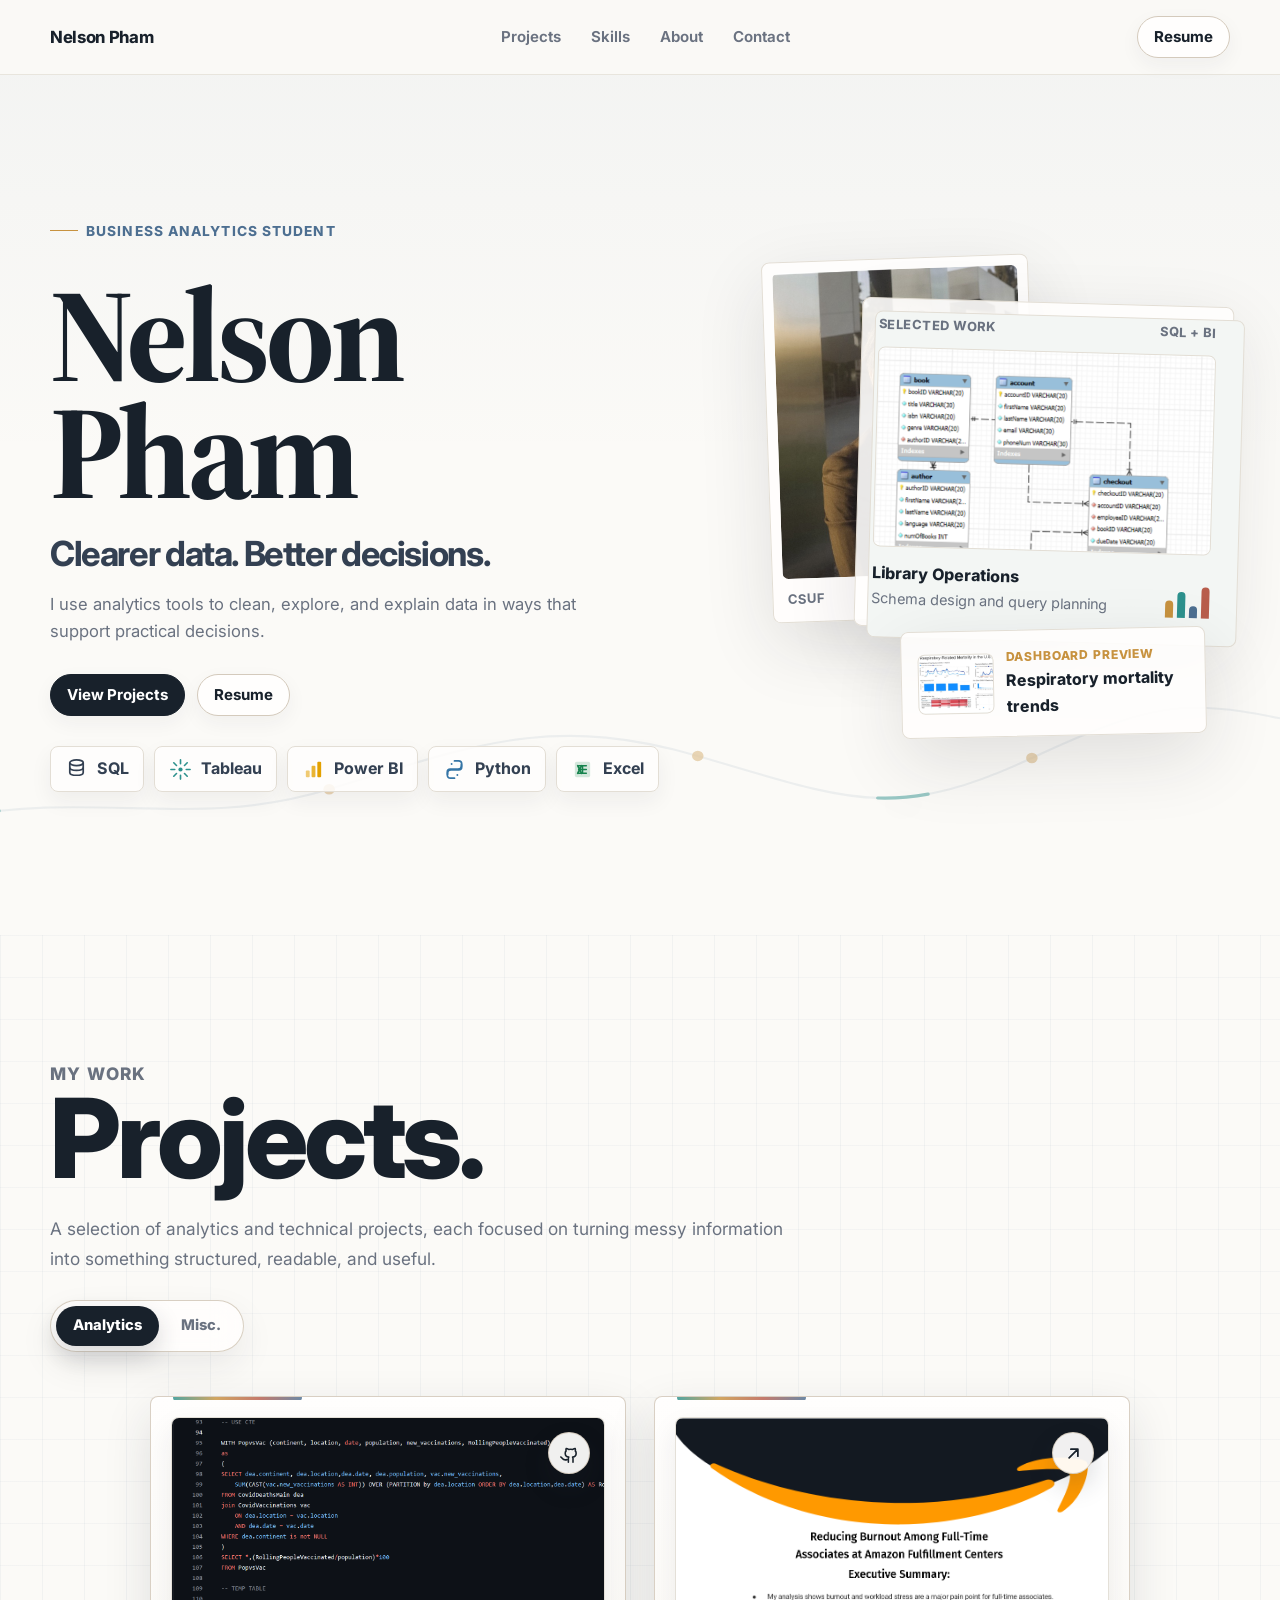
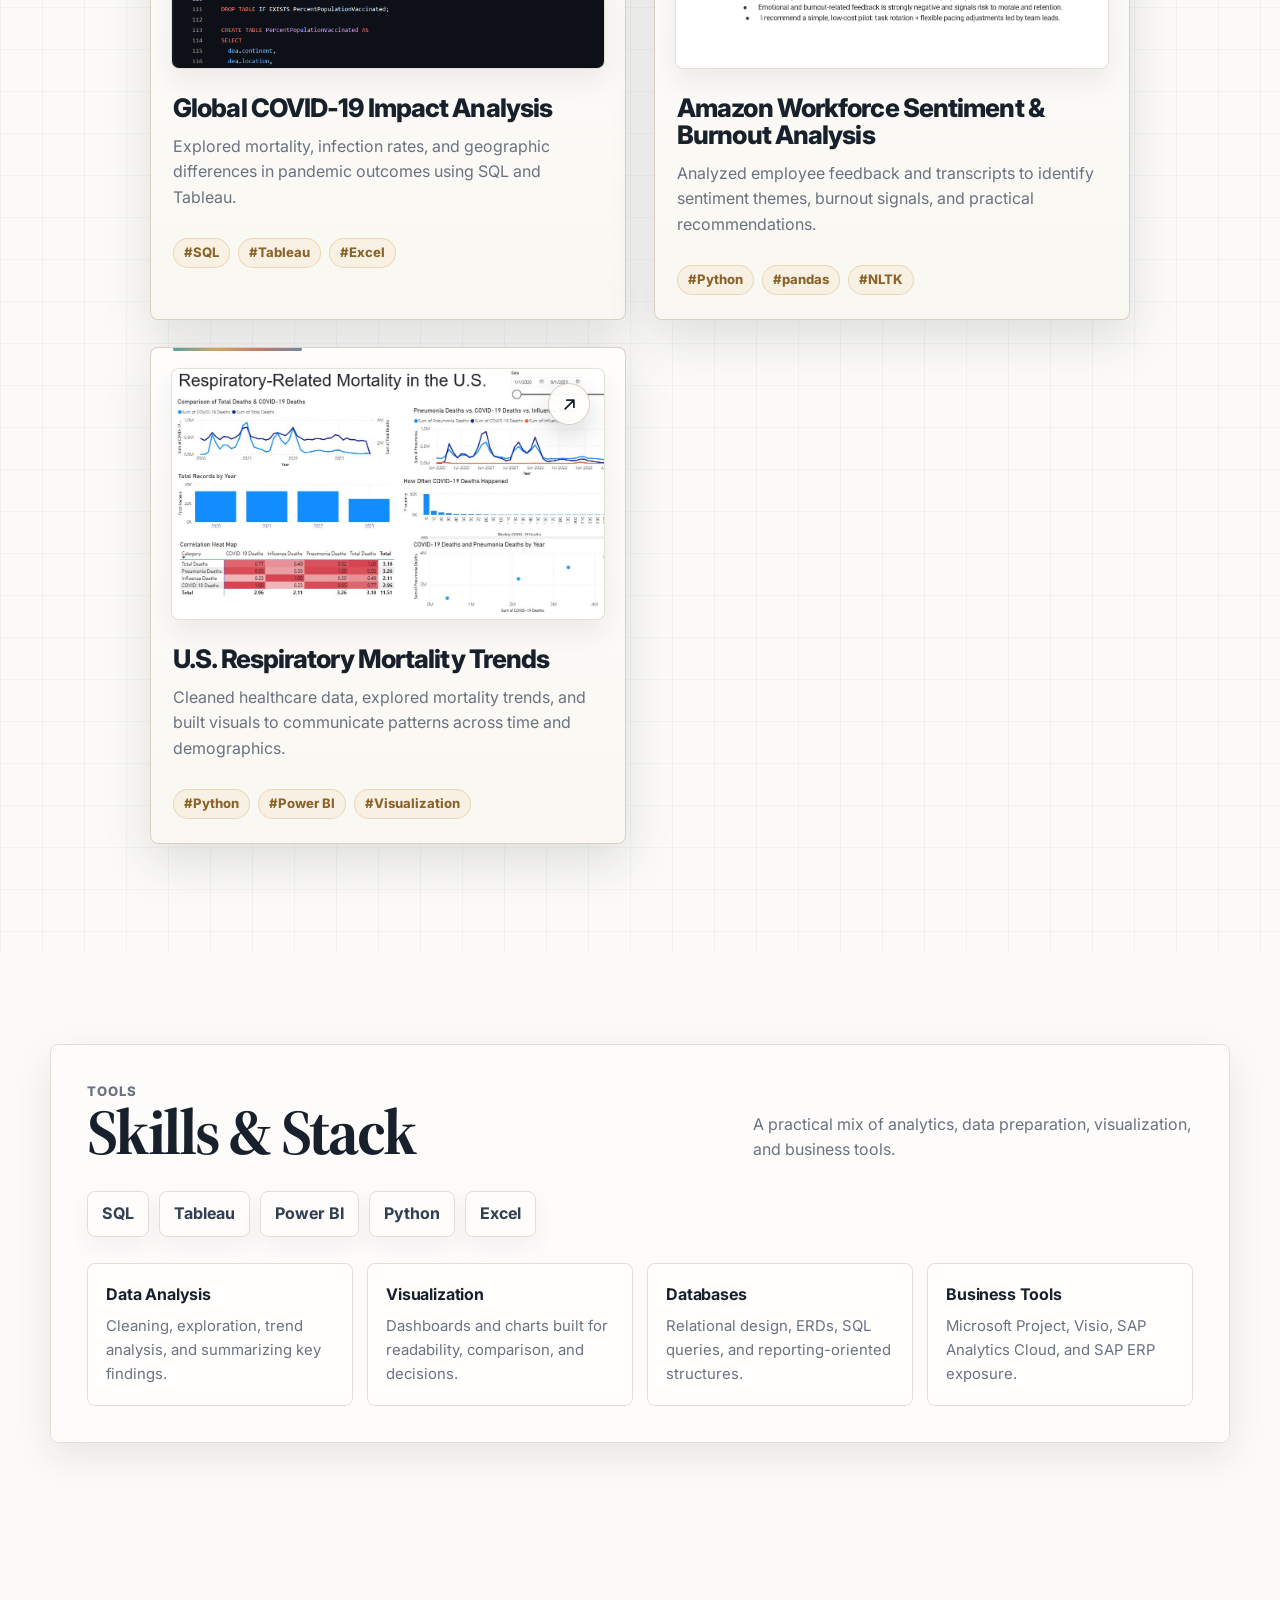
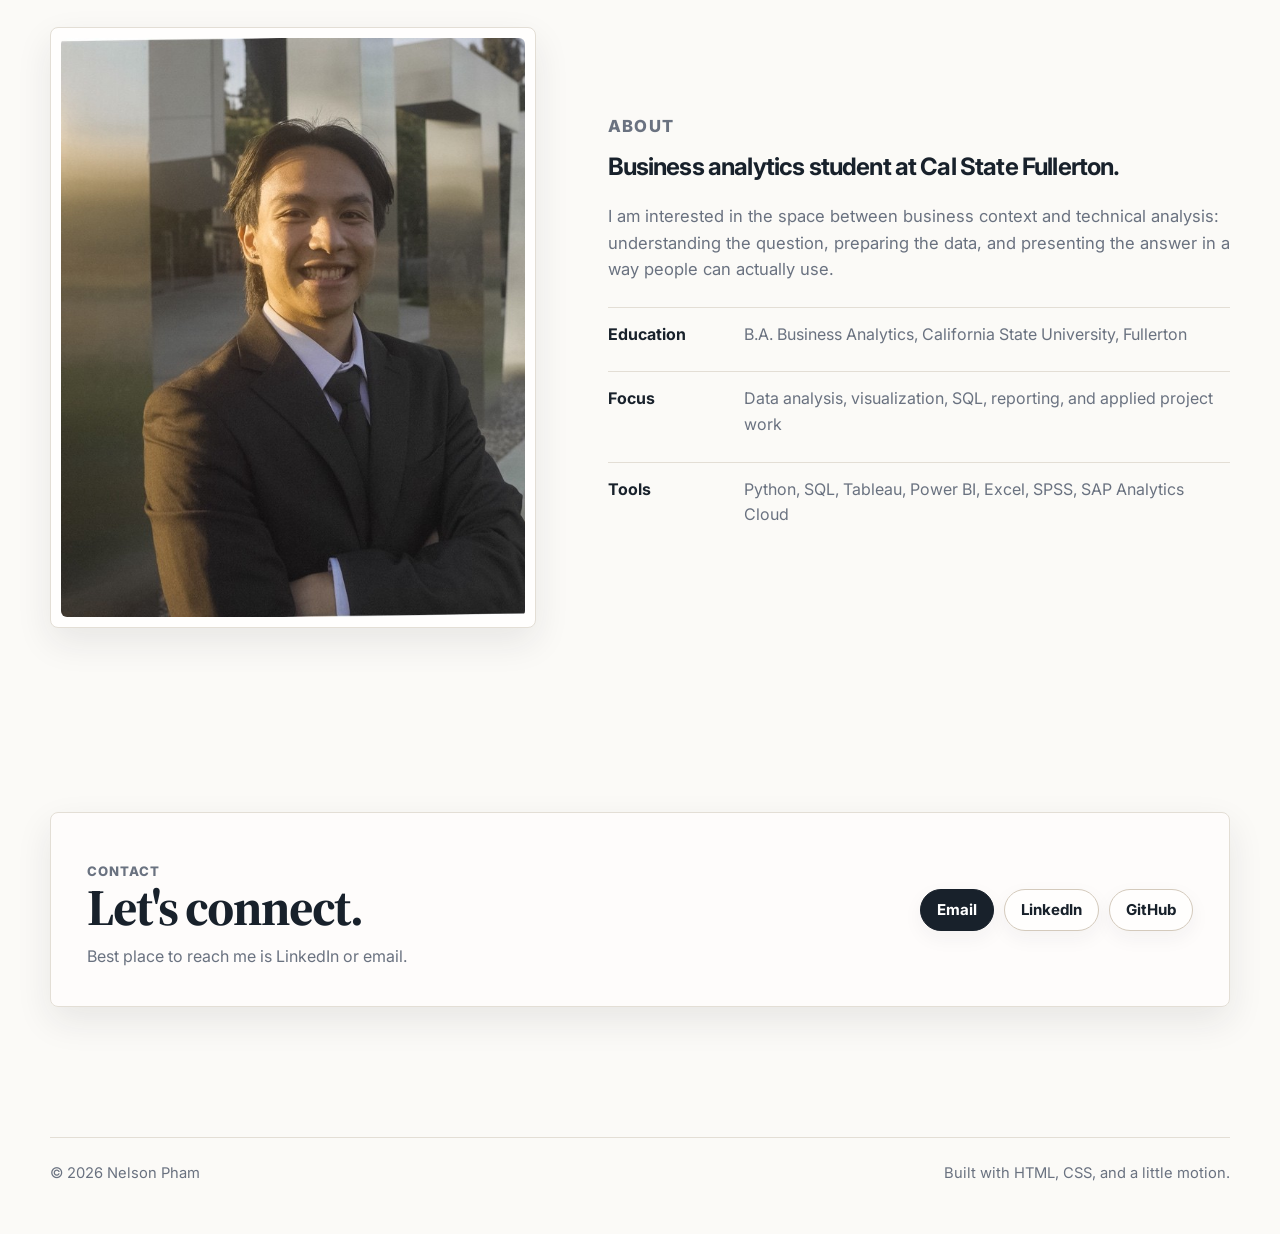
<file: index.html>
<!DOCTYPE html>
<html lang="en">
<head>
  <script async src="https://www.googletagmanager.com/gtag/js?id=G-P1VW42HXKN"></script>
  <script>
    window.dataLayer = window.dataLayer || [];
    function gtag(){dataLayer.push(arguments);}
    gtag("js", new Date());
    gtag("config", "G-P1VW42HXKN");
  </script>
  <meta charset="UTF-8">
  <meta name="viewport" content="width=device-width, initial-scale=1.0">
  <meta name="description" content="Nelson Pham's business analytics portfolio featuring SQL, Python, Tableau, Power BI, and applied data projects.">
  <title>Nelson Pham - Business Analytics Portfolio</title>
  <link rel="preconnect" href="https://fonts.googleapis.com">
  <link rel="preconnect" href="https://fonts.gstatic.com" crossorigin>
  <link href="https://fonts.googleapis.com/css2?family=Inter:wght@400;500;600;700;800&family=Source+Serif+4:opsz,wght@8..60,500;8..60,650;8..60,720&display=swap" rel="stylesheet">
  <link rel="stylesheet" href="styles.css?v=csuf-hover-1">
</head>
<body>
  <div class="scroll-progress" aria-hidden="true"></div>
  <div class="cursor-dot" aria-hidden="true"></div>

  <header class="site-nav">
    <nav class="nav-shell" aria-label="Primary navigation">
      <a class="brand" href="index.html">Nelson Pham</a>
      <ul class="nav-links">
        <li><a href="#projects">Projects</a></li>
        <li><a href="#skills">Skills</a></li>
        <li><a href="#about">About</a></li>
        <li><a href="#contact">Contact</a></li>
      </ul>
      <a class="nav-resume" href="assets/docs/nelson-pham-analytics-resume.pdf" target="_blank" rel="noreferrer">Resume</a>
    </nav>
  </header>

  <main>
    <section class="hero">
      <div class="analytics-signal" aria-hidden="true">
        <svg viewBox="0 0 1200 240" preserveAspectRatio="none">
          <path class="signal-line signal-base" fill="none" stroke="rgba(77, 111, 145, 0.18)" stroke-width="2" d="M0 178 C130 150 210 190 330 150 S520 76 650 118 820 182 940 120 1080 64 1200 92"/>
          <path class="signal-line signal-flow" fill="none" stroke="#2d918d" stroke-width="3" d="M0 178 C130 150 210 190 330 150 S520 76 650 118 820 182 940 120 1080 64 1200 92"/>
          <g class="signal-points">
            <circle cx="330" cy="150" r="5"/>
            <circle cx="650" cy="118" r="5"/>
            <circle cx="940" cy="120" r="5"/>
          </g>
        </svg>
      </div>
      <div class="page-shell hero-grid">
        <div class="hero-copy-block reveal">
          <div class="eyebrow school-flip" tabindex="0" aria-label="Business Analytics Student at Cal State Fullerton, Class of 2027">
            <span class="school-flip-inner">
              <span class="school-face school-front">Business Analytics Student</span>
              <span class="school-face school-back" aria-hidden="true">
                <span class="school-mark">
                  <strong>CSUF</strong>
                  <small>Business</small>
                </span>
                <span class="school-text">
                  <strong>Cal State Fullerton</strong>
                  <small>Class of 2027</small>
                </span>
              </span>
            </span>
          </div>
          <h1>Nelson Pham</h1>
          <p class="hero-line">Clearer data. Better decisions.</p>
          <p class="hero-copy">I use analytics tools to clean, explore, and explain data in ways that support practical decisions.</p>

          <div class="hero-actions">
            <a class="button primary" href="#projects">View Projects</a>
            <a class="button" href="assets/docs/nelson-pham-analytics-resume.pdf" target="_blank" rel="noreferrer">Resume</a>
          </div>

          <div class="stack-strip hero-stack" aria-label="Core tools">
            <span class="stack-chip sql">
              <svg viewBox="0 0 24 24" aria-hidden="true">
                <ellipse cx="12" cy="5" rx="7" ry="3" fill="none" stroke="currentColor" stroke-width="1.8"/>
                <path d="M5 5v10c0 1.7 3.1 3 7 3s7-1.3 7-3V5" fill="none" stroke="currentColor" stroke-width="1.8"/>
                <path d="M5 10c0 1.7 3.1 3 7 3s7-1.3 7-3" fill="none" stroke="currentColor" stroke-width="1.8"/>
              </svg>
              SQL
            </span>
            <span class="stack-chip tableau">
              <svg viewBox="0 0 24 24" aria-hidden="true">
                <path d="M12 2v4M12 18v4M2 12h4M18 12h4M5 5l2.8 2.8M16.2 16.2 19 19M19 5l-2.8 2.8M7.8 16.2 5 19" stroke="currentColor" stroke-width="1.7" stroke-linecap="round"/>
                <circle cx="12" cy="12" r="2.2" fill="currentColor"/>
              </svg>
              Tableau
            </span>
            <span class="stack-chip powerbi">
              <svg viewBox="0 0 24 24" aria-hidden="true">
                <rect x="4" y="13" width="4" height="7" rx="1" fill="currentColor" opacity=".55"/>
                <rect x="10" y="8" width="4" height="12" rx="1" fill="currentColor" opacity=".8"/>
                <rect x="16" y="4" width="4" height="16" rx="1" fill="currentColor"/>
              </svg>
              Power BI
            </span>
            <span class="stack-chip python">
              <svg viewBox="0 0 24 24" aria-hidden="true">
                <path d="M12 3h4.2c2 0 3.3 1.3 3.3 3.2v3.1c0 1.8-1.3 3-3.1 3H8.3c-2 0-3.5 1.5-3.5 3.4V17" fill="none" stroke="currentColor" stroke-width="1.8" stroke-linecap="round"/>
                <path d="M12 21H7.8c-2 0-3.3-1.3-3.3-3.2v-3.1c0-1.8 1.3-3 3.1-3h8.1c2 0 3.5-1.5 3.5-3.4V7" fill="none" stroke="currentColor" stroke-width="1.8" stroke-linecap="round"/>
                <circle cx="9" cy="6.2" r="1" fill="currentColor"/>
                <circle cx="15" cy="17.8" r="1" fill="currentColor"/>
              </svg>
              Python
            </span>
            <span class="stack-chip excel">
              <svg viewBox="0 0 24 24" aria-hidden="true">
                <rect x="4" y="4" width="16" height="16" rx="2" fill="currentColor" opacity=".18"/>
                <path d="M8 8h8M8 12h8M8 16h8M12 8v8" stroke="currentColor" stroke-width="1.6" stroke-linecap="round"/>
                <path d="m7 8 4 8M11 8l-4 8" stroke="currentColor" stroke-width="1.8" stroke-linecap="round"/>
              </svg>
              Excel
            </span>
          </div>
        </div>

        <div class="hero-visual reveal" data-parallax aria-label="Portfolio preview">
          <div class="portrait-card" data-float="1.1">
            <img src="assets/images/profile.jpg" alt="Nelson Pham">
            <div class="portrait-label">
              <span>CSUF</span>
              <span>Business Analytics</span>
            </div>
          </div>

          <div class="case-sheets" data-float="0.8">
            <div class="sheet-top">
              <span>Selected Work</span>
              <span>SQL + BI</span>
            </div>
            <div class="sheet-image">
              <img src="assets/images/library-er-table.png" alt="Library operations database schema preview">
            </div>
            <div class="sheet-footer">
              <div>
                <div class="sheet-title">Library Operations</div>
                <div class="sheet-subtitle">Schema design and query planning</div>
              </div>
              <div class="mini-bars" aria-hidden="true">
                <span></span><span></span><span></span><span></span>
              </div>
            </div>
          </div>

          <div class="floating-note" data-float="1.35">
            <div class="note-row">
              <div class="note-thumb">
                <img src="assets/images/respiratory-power-bi.png" alt="Power BI dashboard preview">
              </div>
              <div>
                <div class="note-kicker">Dashboard Preview</div>
                <div class="note-title">Respiratory mortality trends</div>
              </div>
            </div>
          </div>
        </div>
      </div>
    </section>

    <section id="projects" class="section projects-section">
      <div class="page-shell">
        <div class="section-heading reveal">
          <div>
            <p class="section-kicker">My work</p>
            <h2>Projects.</h2>
          </div>
          <p>A selection of analytics and technical projects, each focused on turning messy information into something structured, readable, and useful.</p>
        </div>

        <div class="project-tabs reveal" role="tablist" aria-label="Project categories">
          <button class="project-tab active" type="button" role="tab" aria-selected="true" data-project-tab="analytics">Analytics</button>
          <button class="project-tab" type="button" role="tab" aria-selected="false" data-project-tab="misc">Misc.</button>
        </div>

        <div class="work-grid" data-project-grid>
          <a class="case-card featured reveal" href="sql-project.html" data-project-group="misc" hidden>
            <div class="case-media">
              <span class="case-action" aria-hidden="true">
                <svg viewBox="0 0 24 24">
                  <path d="M7 17 17 7M9 7h8v8" fill="none" stroke="currentColor" stroke-width="2" stroke-linecap="round" stroke-linejoin="round"/>
                </svg>
              </span>
              <img src="assets/images/library-mockup.png" alt="Database schema workspace preview">
            </div>
            <div class="case-body">
              <h3>Library Operations Analytics Database</h3>
              <p>Designed a normalized relational database structure for library operations, including entity relationships, query planning, and reporting use cases.</p>
              <div class="tag-row">
                <span class="tag">#SQL</span>
                <span class="tag">#ERD</span>
                <span class="tag">#Database Design</span>
              </div>
            </div>
          </a>

          <a class="case-card side reveal" href="https://github.com/nelsonpham64/covid19-global-data-analysis/tree/main" target="_blank" rel="noreferrer" data-project-group="analytics">
            <div class="case-media">
              <span class="case-action" aria-hidden="true">
                <svg viewBox="0 0 24 24">
                  <path d="M9 19c-5 1.5-5-2.5-7-3m14 6v-3.9c0-1 .1-1.4-.5-2 2-.2 4.1-1 4.1-4.5 0-1-.4-1.9-1-2.6.1-.3.4-1.3-.1-2.6 0 0-.8-.3-2.7 1a9.4 9.4 0 0 0-4.9 0c-1.9-1.3-2.7-1-2.7-1-.5 1.3-.2 2.3-.1 2.6-.6.7-1 1.6-1 2.6 0 3.5 2.1 4.3 4.1 4.5-.3.3-.5.7-.5 1.4V22" fill="none" stroke="currentColor" stroke-width="1.8" stroke-linecap="round" stroke-linejoin="round"/>
                </svg>
              </span>
              <img class="code-cover" src="assets/images/covid-sql-cover.png" alt="SQL query workspace for COVID-19 vaccination analysis">
            </div>
            <div class="case-body">
              <h3>Global COVID-19 Impact Analysis</h3>
              <p>Explored mortality, infection rates, and geographic differences in pandemic outcomes using SQL and Tableau.</p>
              <div class="tag-row">
                <span class="tag">#SQL</span>
                <span class="tag">#Tableau</span>
                <span class="tag">#Excel</span>
              </div>
            </div>
          </a>

          <a class="case-card reveal" href="amazon-externship.html" data-project-group="analytics">
            <div class="case-media">
              <span class="case-action" aria-hidden="true">
                <svg viewBox="0 0 24 24">
                  <path d="M7 17 17 7M9 7h8v8" fill="none" stroke="currentColor" stroke-width="2" stroke-linecap="round" stroke-linejoin="round"/>
                </svg>
              </span>
              <img src="assets/images/amazon-burnout-cover.png" alt="Amazon fulfillment center burnout analysis executive summary">
            </div>
            <div class="case-body">
              <h3>Amazon Workforce Sentiment &amp; Burnout Analysis</h3>
              <p>Analyzed employee feedback and transcripts to identify sentiment themes, burnout signals, and practical recommendations.</p>
              <div class="tag-row">
                <span class="tag">#Python</span>
                <span class="tag">#pandas</span>
                <span class="tag">#NLTK</span>
              </div>
            </div>
          </a>

          <a class="case-card reveal" href="analytics-project.html" data-project-group="analytics">
            <div class="case-media">
              <span class="case-action" aria-hidden="true">
                <svg viewBox="0 0 24 24">
                  <path d="M7 17 17 7M9 7h8v8" fill="none" stroke="currentColor" stroke-width="2" stroke-linecap="round" stroke-linejoin="round"/>
                </svg>
              </span>
              <img src="assets/images/respiratory-power-bi.png" alt="Power BI respiratory mortality dashboard">
            </div>
            <div class="case-body">
              <h3>U.S. Respiratory Mortality Trends</h3>
              <p>Cleaned healthcare data, explored mortality trends, and built visuals to communicate patterns across time and demographics.</p>
              <div class="tag-row">
                <span class="tag">#Python</span>
                <span class="tag">#Power BI</span>
                <span class="tag">#Visualization</span>
              </div>
            </div>
          </a>

          <a class="case-card reveal" href="csharp-project.html" data-project-group="misc" hidden>
            <div class="case-media">
              <span class="case-action" aria-hidden="true">
                <svg viewBox="0 0 24 24">
                  <path d="M7 17 17 7M9 7h8v8" fill="none" stroke="currentColor" stroke-width="2" stroke-linecap="round" stroke-linejoin="round"/>
                </svg>
              </span>
              <img src="assets/images/bakery-vending.png" alt="Bakery vending machine application preview">
            </div>
            <div class="case-body">
              <h3>Bakery Vending Machine</h3>
              <p>Built a C# application with product selection, transaction handling, and activity logging.</p>
              <div class="tag-row">
                <span class="tag">#C#</span>
                <span class="tag">#UI Logic</span>
                <span class="tag">#File Data</span>
              </div>
            </div>
          </a>
        </div>
      </div>
    </section>

    <section id="skills" class="section">
      <div class="page-shell">
        <div class="skills-panel reveal">
          <div class="section-heading">
            <div>
              <p class="section-kicker">Tools</p>
              <h2>Skills &amp; Stack</h2>
            </div>
            <p>A practical mix of analytics, data preparation, visualization, and business tools.</p>
          </div>

          <div class="stack-strip" aria-label="Core analytics stack">
            <span class="stack-chip sql">SQL</span>
            <span class="stack-chip tableau">Tableau</span>
            <span class="stack-chip powerbi">Power BI</span>
            <span class="stack-chip python">Python</span>
            <span class="stack-chip excel">Excel</span>
          </div>

          <div class="skills-grid">
            <div class="skill-card">
              <h3>Data Analysis</h3>
              <p>Cleaning, exploration, trend analysis, and summarizing key findings.</p>
            </div>
            <div class="skill-card">
              <h3>Visualization</h3>
              <p>Dashboards and charts built for readability, comparison, and decisions.</p>
            </div>
            <div class="skill-card">
              <h3>Databases</h3>
              <p>Relational design, ERDs, SQL queries, and reporting-oriented structures.</p>
            </div>
            <div class="skill-card">
              <h3>Business Tools</h3>
              <p>Microsoft Project, Visio, SAP Analytics Cloud, and SAP ERP exposure.</p>
            </div>
          </div>
        </div>
      </div>
    </section>

    <section id="about" class="section">
      <div class="page-shell about-grid">
        <div class="about-photo reveal">
          <img src="assets/images/profile.jpg" alt="Nelson Pham">
        </div>
        <div class="about-copy reveal">
          <p class="section-kicker">About</p>
          <h2>Business analytics student at Cal State Fullerton.</h2>
          <p>I am interested in the space between business context and technical analysis: understanding the question, preparing the data, and presenting the answer in a way people can actually use.</p>
          <ul class="about-list">
            <li>
              <strong>Education</strong>
              <span>B.A. Business Analytics, California State University, Fullerton</span>
            </li>
            <li>
              <strong>Focus</strong>
              <span>Data analysis, visualization, SQL, reporting, and applied project work</span>
            </li>
            <li>
              <strong>Tools</strong>
              <span>Python, SQL, Tableau, Power BI, Excel, SPSS, SAP Analytics Cloud</span>
            </li>
          </ul>
        </div>
      </div>
    </section>

    <section id="contact" class="section">
      <div class="page-shell">
        <div class="contact-panel reveal">
          <div>
            <p class="section-kicker">Contact</p>
            <h2>Let's connect.</h2>
            <p>Best place to reach me is LinkedIn or email.</p>
          </div>
          <div class="contact-actions">
            <a class="button primary" href="mailto:nelsonpham64@gmail.com">Email</a>
            <a class="button" href="https://www.linkedin.com/in/nelsonpham64/" target="_blank" rel="noreferrer">LinkedIn</a>
            <a class="button" href="https://github.com/nelsonpham64" target="_blank" rel="noreferrer">GitHub</a>
          </div>
        </div>
      </div>
    </section>
  </main>

  <footer class="site-footer">
    <div class="footer-shell">
      <span>&copy; 2026 Nelson Pham</span>
      <span>Built with HTML, CSS, and a little motion.</span>
    </div>
  </footer>

  <script src="script.js?v=csuf-hover-1"></script>
</body>
</html>
</file>
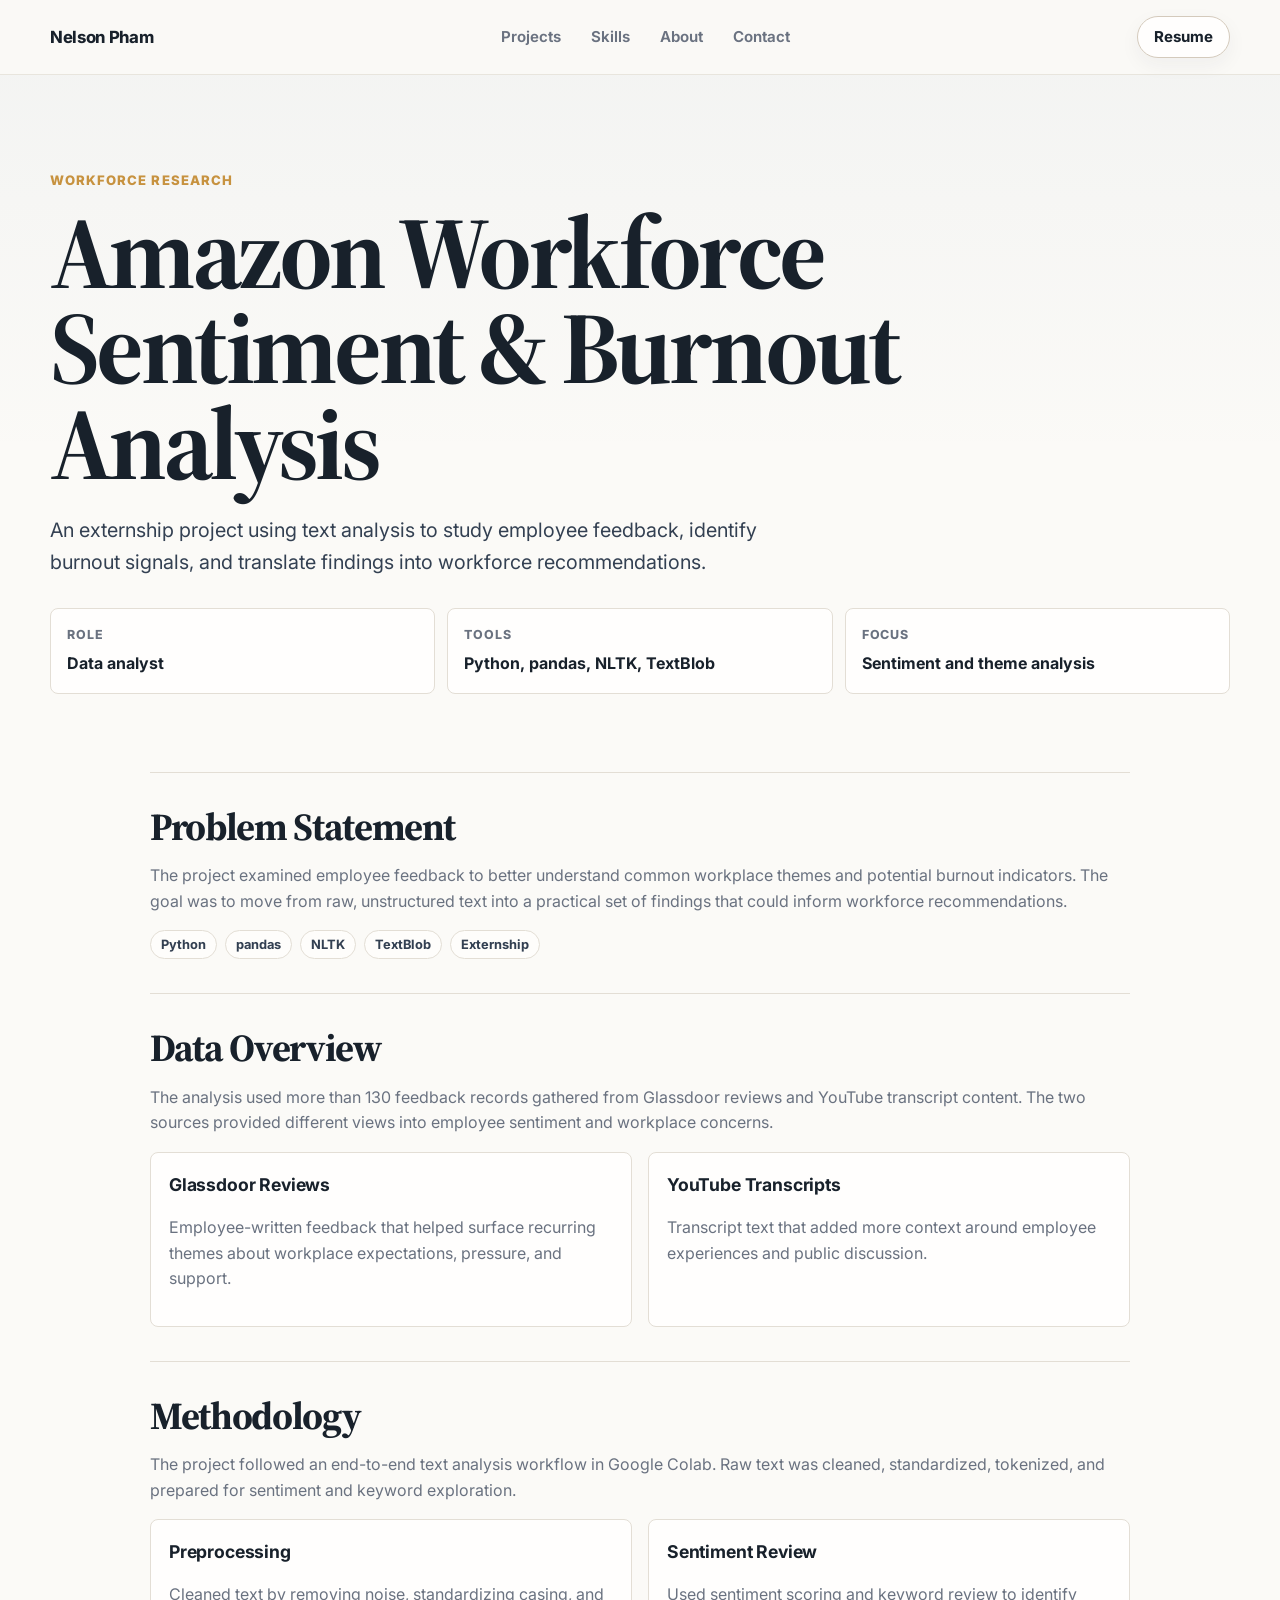
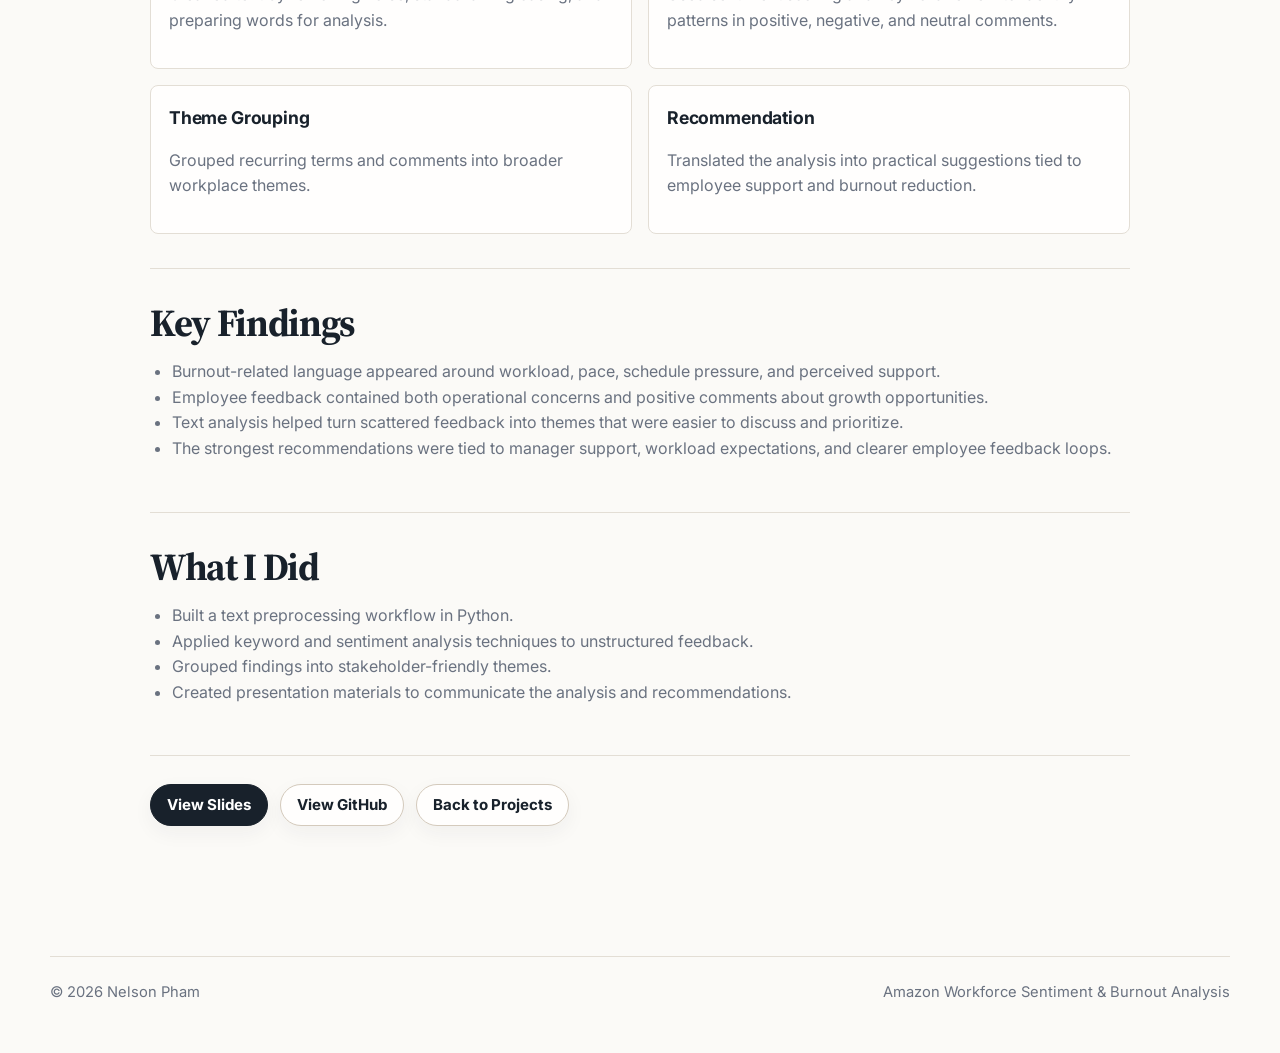
<file: amazon-externship.html>
<!DOCTYPE html>
<html lang="en">
<head>
  <meta charset="UTF-8">
  <meta name="viewport" content="width=device-width, initial-scale=1.0">
  <meta name="description" content="Amazon Workforce Sentiment and Burnout Analysis case study by Nelson Pham.">
  <title>Amazon Workforce Sentiment & Burnout Analysis - Nelson Pham</title>
  <link rel="preconnect" href="https://fonts.googleapis.com">
  <link rel="preconnect" href="https://fonts.gstatic.com" crossorigin>
  <link href="https://fonts.googleapis.com/css2?family=Inter:wght@400;500;600;700;800&family=Source+Serif+4:opsz,wght@8..60,500;8..60,650;8..60,720&display=swap" rel="stylesheet">
  <link rel="stylesheet" href="styles.css?v=covid-cover-1">
</head>
<body>
  <div class="scroll-progress" aria-hidden="true"></div>

  <header class="site-nav">
    <nav class="nav-shell" aria-label="Primary navigation">
      <a class="brand" href="index.html">Nelson Pham</a>
      <ul class="nav-links">
        <li><a href="index.html#projects">Projects</a></li>
        <li><a href="index.html#skills">Skills</a></li>
        <li><a href="index.html#about">About</a></li>
        <li><a href="index.html#contact">Contact</a></li>
      </ul>
      <a class="nav-resume" href="assets/docs/nelson-pham-analytics-resume.pdf" target="_blank" rel="noreferrer">Resume</a>
    </nav>
  </header>

  <main>
    <section class="project-hero">
      <div class="page-shell reveal">
        <p class="project-kicker">Workforce Research</p>
        <h1 class="project-title">Amazon Workforce Sentiment &amp; Burnout Analysis</h1>
        <p class="project-summary">An externship project using text analysis to study employee feedback, identify burnout signals, and translate findings into workforce recommendations.</p>

        <div class="project-meta">
          <div class="meta-card">
            <span>Role</span>
            <strong>Data analyst</strong>
          </div>
          <div class="meta-card">
            <span>Tools</span>
            <strong>Python, pandas, NLTK, TextBlob</strong>
          </div>
          <div class="meta-card">
            <span>Focus</span>
            <strong>Sentiment and theme analysis</strong>
          </div>
        </div>
      </div>
    </section>

    <article class="article">
      <section class="content-section reveal">
        <h2>Problem Statement</h2>
        <p>The project examined employee feedback to better understand common workplace themes and potential burnout indicators. The goal was to move from raw, unstructured text into a practical set of findings that could inform workforce recommendations.</p>
        <div class="tag-row">
          <span class="tag">Python</span>
          <span class="tag">pandas</span>
          <span class="tag">NLTK</span>
          <span class="tag">TextBlob</span>
          <span class="tag">Externship</span>
        </div>
      </section>

      <section class="content-section reveal">
        <h2>Data Overview</h2>
        <p>The analysis used more than 130 feedback records gathered from Glassdoor reviews and YouTube transcript content. The two sources provided different views into employee sentiment and workplace concerns.</p>
        <div class="two-column">
          <div class="callout">
            <h3>Glassdoor Reviews</h3>
            <p>Employee-written feedback that helped surface recurring themes about workplace expectations, pressure, and support.</p>
          </div>
          <div class="callout">
            <h3>YouTube Transcripts</h3>
            <p>Transcript text that added more context around employee experiences and public discussion.</p>
          </div>
        </div>
      </section>

      <section class="content-section reveal">
        <h2>Methodology</h2>
        <p>The project followed an end-to-end text analysis workflow in Google Colab. Raw text was cleaned, standardized, tokenized, and prepared for sentiment and keyword exploration.</p>
        <div class="two-column">
          <div class="callout">
            <h3>Preprocessing</h3>
            <p>Cleaned text by removing noise, standardizing casing, and preparing words for analysis.</p>
          </div>
          <div class="callout">
            <h3>Sentiment Review</h3>
            <p>Used sentiment scoring and keyword review to identify patterns in positive, negative, and neutral comments.</p>
          </div>
          <div class="callout">
            <h3>Theme Grouping</h3>
            <p>Grouped recurring terms and comments into broader workplace themes.</p>
          </div>
          <div class="callout">
            <h3>Recommendation</h3>
            <p>Translated the analysis into practical suggestions tied to employee support and burnout reduction.</p>
          </div>
        </div>
      </section>

      <section class="content-section reveal">
        <h2>Key Findings</h2>
        <ul>
          <li>Burnout-related language appeared around workload, pace, schedule pressure, and perceived support.</li>
          <li>Employee feedback contained both operational concerns and positive comments about growth opportunities.</li>
          <li>Text analysis helped turn scattered feedback into themes that were easier to discuss and prioritize.</li>
          <li>The strongest recommendations were tied to manager support, workload expectations, and clearer employee feedback loops.</li>
        </ul>
      </section>

      <section class="content-section reveal">
        <h2>What I Did</h2>
        <ul>
          <li>Built a text preprocessing workflow in Python.</li>
          <li>Applied keyword and sentiment analysis techniques to unstructured feedback.</li>
          <li>Grouped findings into stakeholder-friendly themes.</li>
          <li>Created presentation materials to communicate the analysis and recommendations.</li>
        </ul>
      </section>

      <div class="project-actions reveal">
        <a class="button primary" href="https://docs.google.com/presentation/d/1aet6Slhmr4ElIhqv2aSs5YQYuEiR4LA6blf3l4LA2LI/edit" target="_blank" rel="noreferrer">View Slides</a>
        <a class="button" href="https://github.com/nelsonpham64/amazon-externship" target="_blank" rel="noreferrer">View GitHub</a>
        <a class="button" href="index.html#projects">Back to Projects</a>
      </div>
    </article>
  </main>

  <footer class="site-footer">
    <div class="footer-shell">
      <span>&copy; 2026 Nelson Pham</span>
      <span>Amazon Workforce Sentiment &amp; Burnout Analysis</span>
    </div>
  </footer>

  <script src="script.js?v=project-tabs-1"></script>
</body>
</html>
</file>
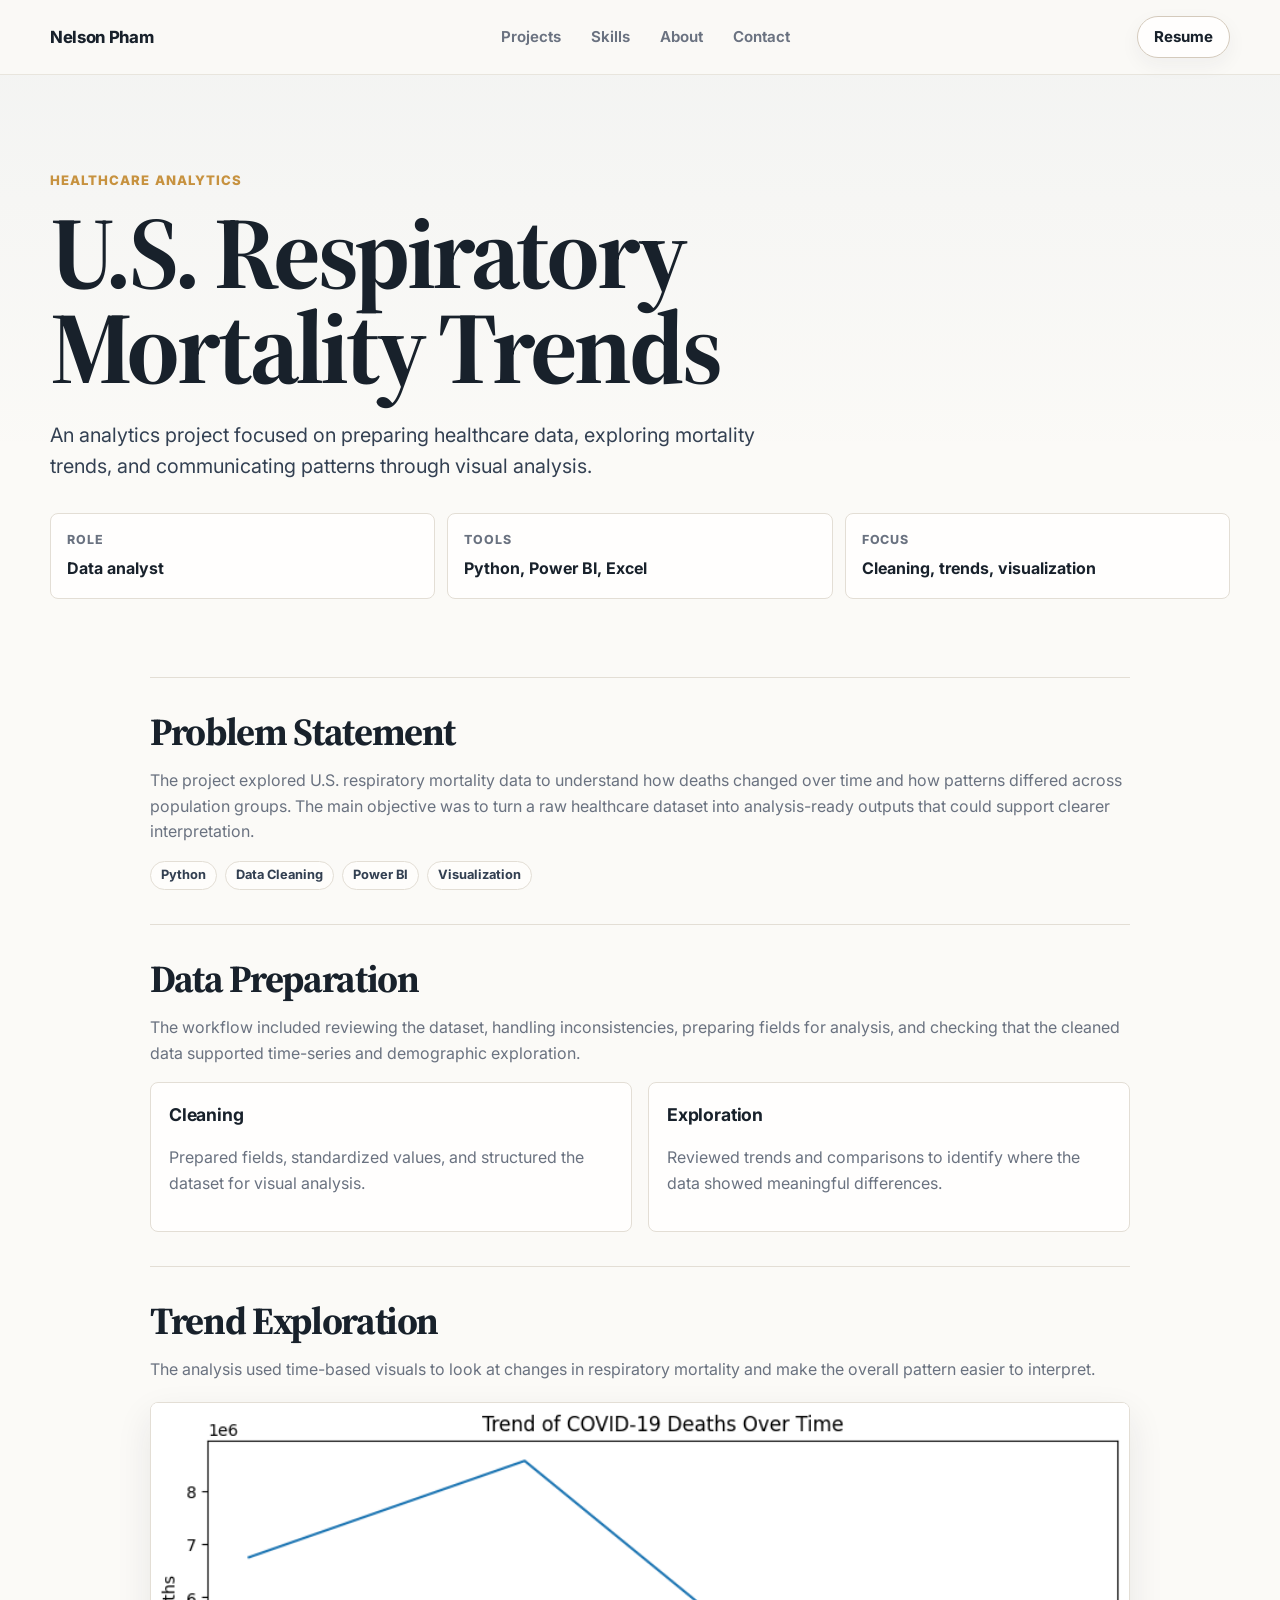
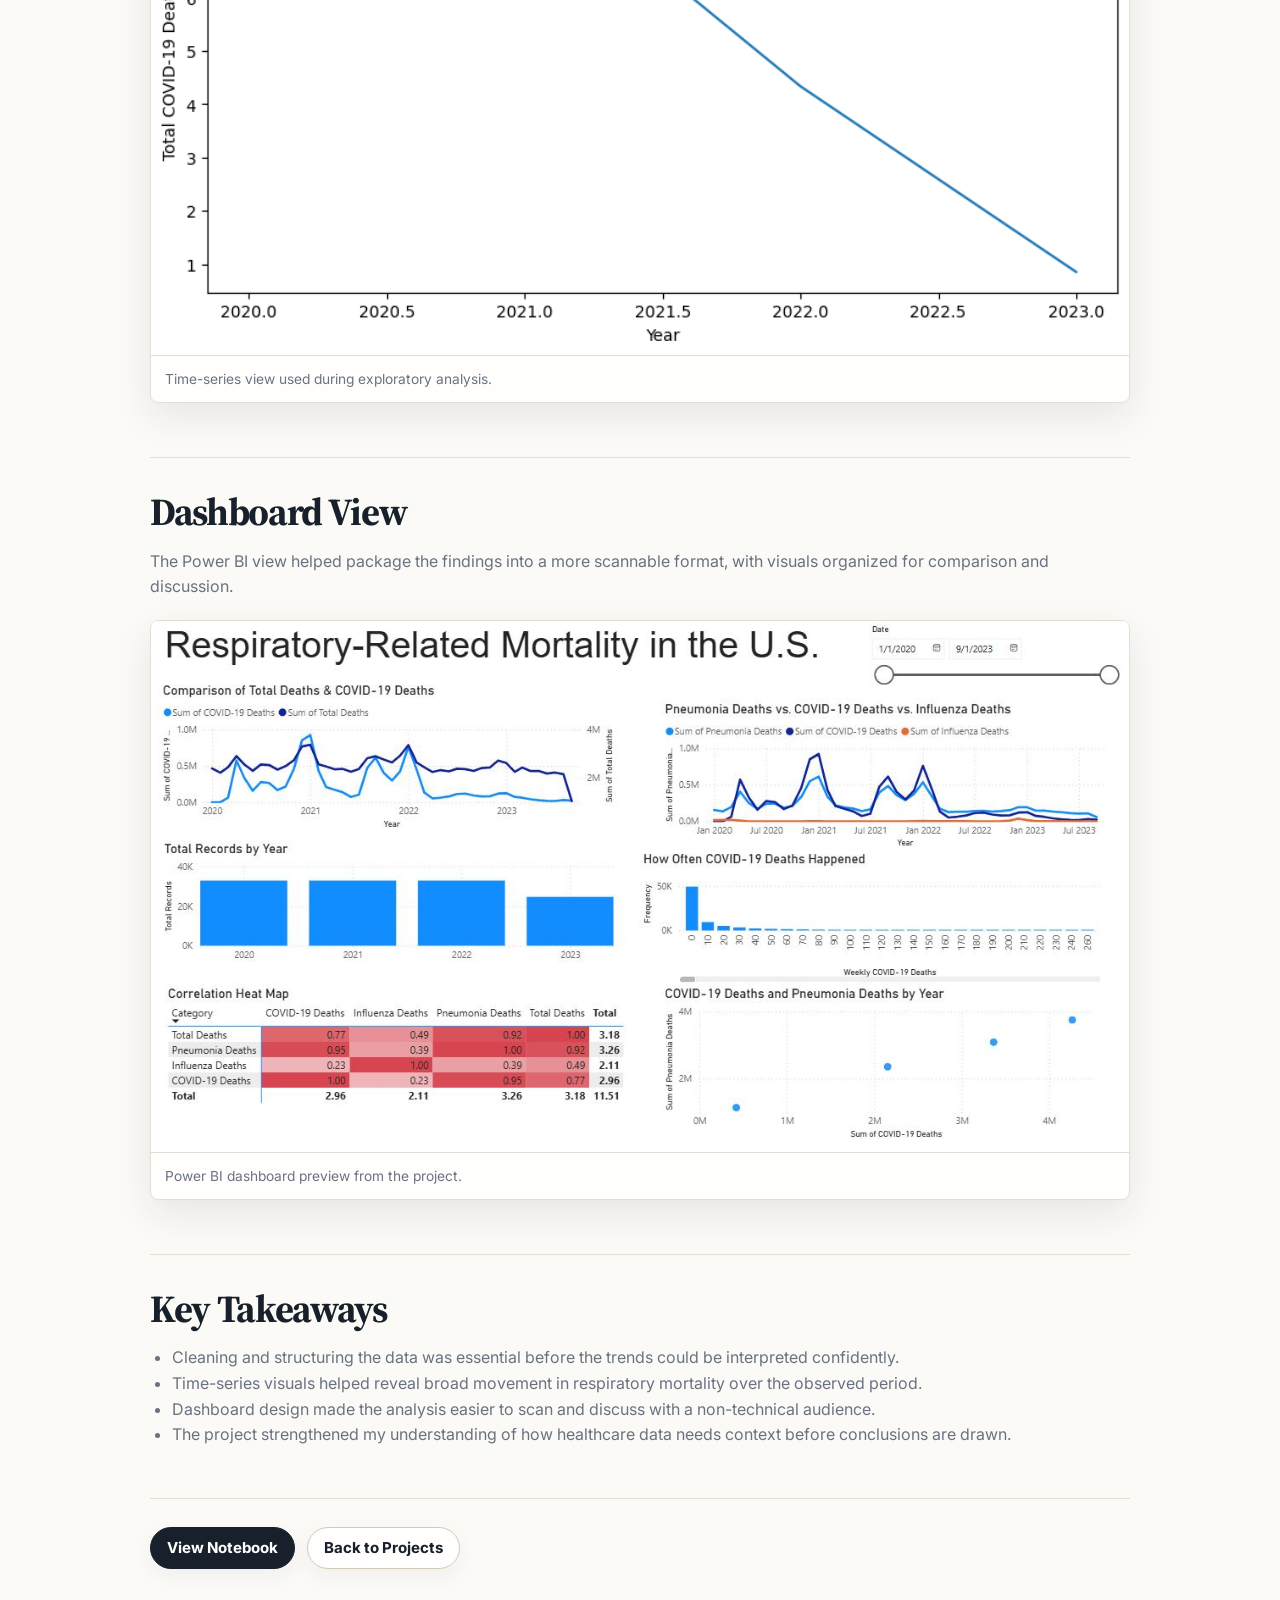
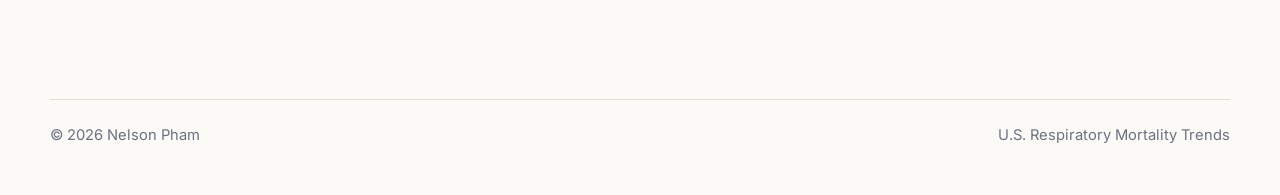
<file: analytics-project.html>
<!DOCTYPE html>
<html lang="en">
<head>
  <meta charset="UTF-8">
  <meta name="viewport" content="width=device-width, initial-scale=1.0">
  <meta name="description" content="U.S. Respiratory Mortality Trends analytics case study by Nelson Pham.">
  <title>U.S. Respiratory Mortality Trends - Nelson Pham</title>
  <link rel="preconnect" href="https://fonts.googleapis.com">
  <link rel="preconnect" href="https://fonts.gstatic.com" crossorigin>
  <link href="https://fonts.googleapis.com/css2?family=Inter:wght@400;500;600;700;800&family=Source+Serif+4:opsz,wght@8..60,500;8..60,650;8..60,720&display=swap" rel="stylesheet">
  <link rel="stylesheet" href="styles.css?v=covid-cover-1">
</head>
<body>
  <div class="scroll-progress" aria-hidden="true"></div>

  <header class="site-nav">
    <nav class="nav-shell" aria-label="Primary navigation">
      <a class="brand" href="index.html">Nelson Pham</a>
      <ul class="nav-links">
        <li><a href="index.html#projects">Projects</a></li>
        <li><a href="index.html#skills">Skills</a></li>
        <li><a href="index.html#about">About</a></li>
        <li><a href="index.html#contact">Contact</a></li>
      </ul>
      <a class="nav-resume" href="assets/docs/nelson-pham-analytics-resume.pdf" target="_blank" rel="noreferrer">Resume</a>
    </nav>
  </header>

  <main>
    <section class="project-hero">
      <div class="page-shell reveal">
        <p class="project-kicker">Healthcare Analytics</p>
        <h1 class="project-title">U.S. Respiratory Mortality Trends</h1>
        <p class="project-summary">An analytics project focused on preparing healthcare data, exploring mortality trends, and communicating patterns through visual analysis.</p>

        <div class="project-meta">
          <div class="meta-card">
            <span>Role</span>
            <strong>Data analyst</strong>
          </div>
          <div class="meta-card">
            <span>Tools</span>
            <strong>Python, Power BI, Excel</strong>
          </div>
          <div class="meta-card">
            <span>Focus</span>
            <strong>Cleaning, trends, visualization</strong>
          </div>
        </div>
      </div>
    </section>

    <article class="article">
      <section class="content-section reveal">
        <h2>Problem Statement</h2>
        <p>The project explored U.S. respiratory mortality data to understand how deaths changed over time and how patterns differed across population groups. The main objective was to turn a raw healthcare dataset into analysis-ready outputs that could support clearer interpretation.</p>
        <div class="tag-row">
          <span class="tag">Python</span>
          <span class="tag">Data Cleaning</span>
          <span class="tag">Power BI</span>
          <span class="tag">Visualization</span>
        </div>
      </section>

      <section class="content-section reveal">
        <h2>Data Preparation</h2>
        <p>The workflow included reviewing the dataset, handling inconsistencies, preparing fields for analysis, and checking that the cleaned data supported time-series and demographic exploration.</p>
        <div class="two-column">
          <div class="callout">
            <h3>Cleaning</h3>
            <p>Prepared fields, standardized values, and structured the dataset for visual analysis.</p>
          </div>
          <div class="callout">
            <h3>Exploration</h3>
            <p>Reviewed trends and comparisons to identify where the data showed meaningful differences.</p>
          </div>
        </div>
      </section>

      <section class="content-section reveal">
        <h2>Trend Exploration</h2>
        <p>The analysis used time-based visuals to look at changes in respiratory mortality and make the overall pattern easier to interpret.</p>
        <figure class="image-frame">
          <img src="assets/images/respiratory-time-series.png" alt="Time series chart showing respiratory mortality trends">
          <figcaption>Time-series view used during exploratory analysis.</figcaption>
        </figure>
      </section>

      <section class="content-section reveal">
        <h2>Dashboard View</h2>
        <p>The Power BI view helped package the findings into a more scannable format, with visuals organized for comparison and discussion.</p>
        <figure class="image-frame">
          <img src="assets/images/respiratory-power-bi.png" alt="Power BI dashboard showing respiratory mortality trends">
          <figcaption>Power BI dashboard preview from the project.</figcaption>
        </figure>
      </section>

      <section class="content-section reveal">
        <h2>Key Takeaways</h2>
        <ul>
          <li>Cleaning and structuring the data was essential before the trends could be interpreted confidently.</li>
          <li>Time-series visuals helped reveal broad movement in respiratory mortality over the observed period.</li>
          <li>Dashboard design made the analysis easier to scan and discuss with a non-technical audience.</li>
          <li>The project strengthened my understanding of how healthcare data needs context before conclusions are drawn.</li>
        </ul>
      </section>

      <div class="project-actions reveal">
        <a class="button primary" href="https://colab.research.google.com/drive/1cDdkJKAnC2_pkfC0jfo6hxO3Ku3wVX-g?usp=sharing" target="_blank" rel="noreferrer">View Notebook</a>
        <a class="button" href="index.html#projects">Back to Projects</a>
      </div>
    </article>
  </main>

  <footer class="site-footer">
    <div class="footer-shell">
      <span>&copy; 2026 Nelson Pham</span>
      <span>U.S. Respiratory Mortality Trends</span>
    </div>
  </footer>

  <script src="script.js?v=project-tabs-1"></script>
</body>
</html>
</file>
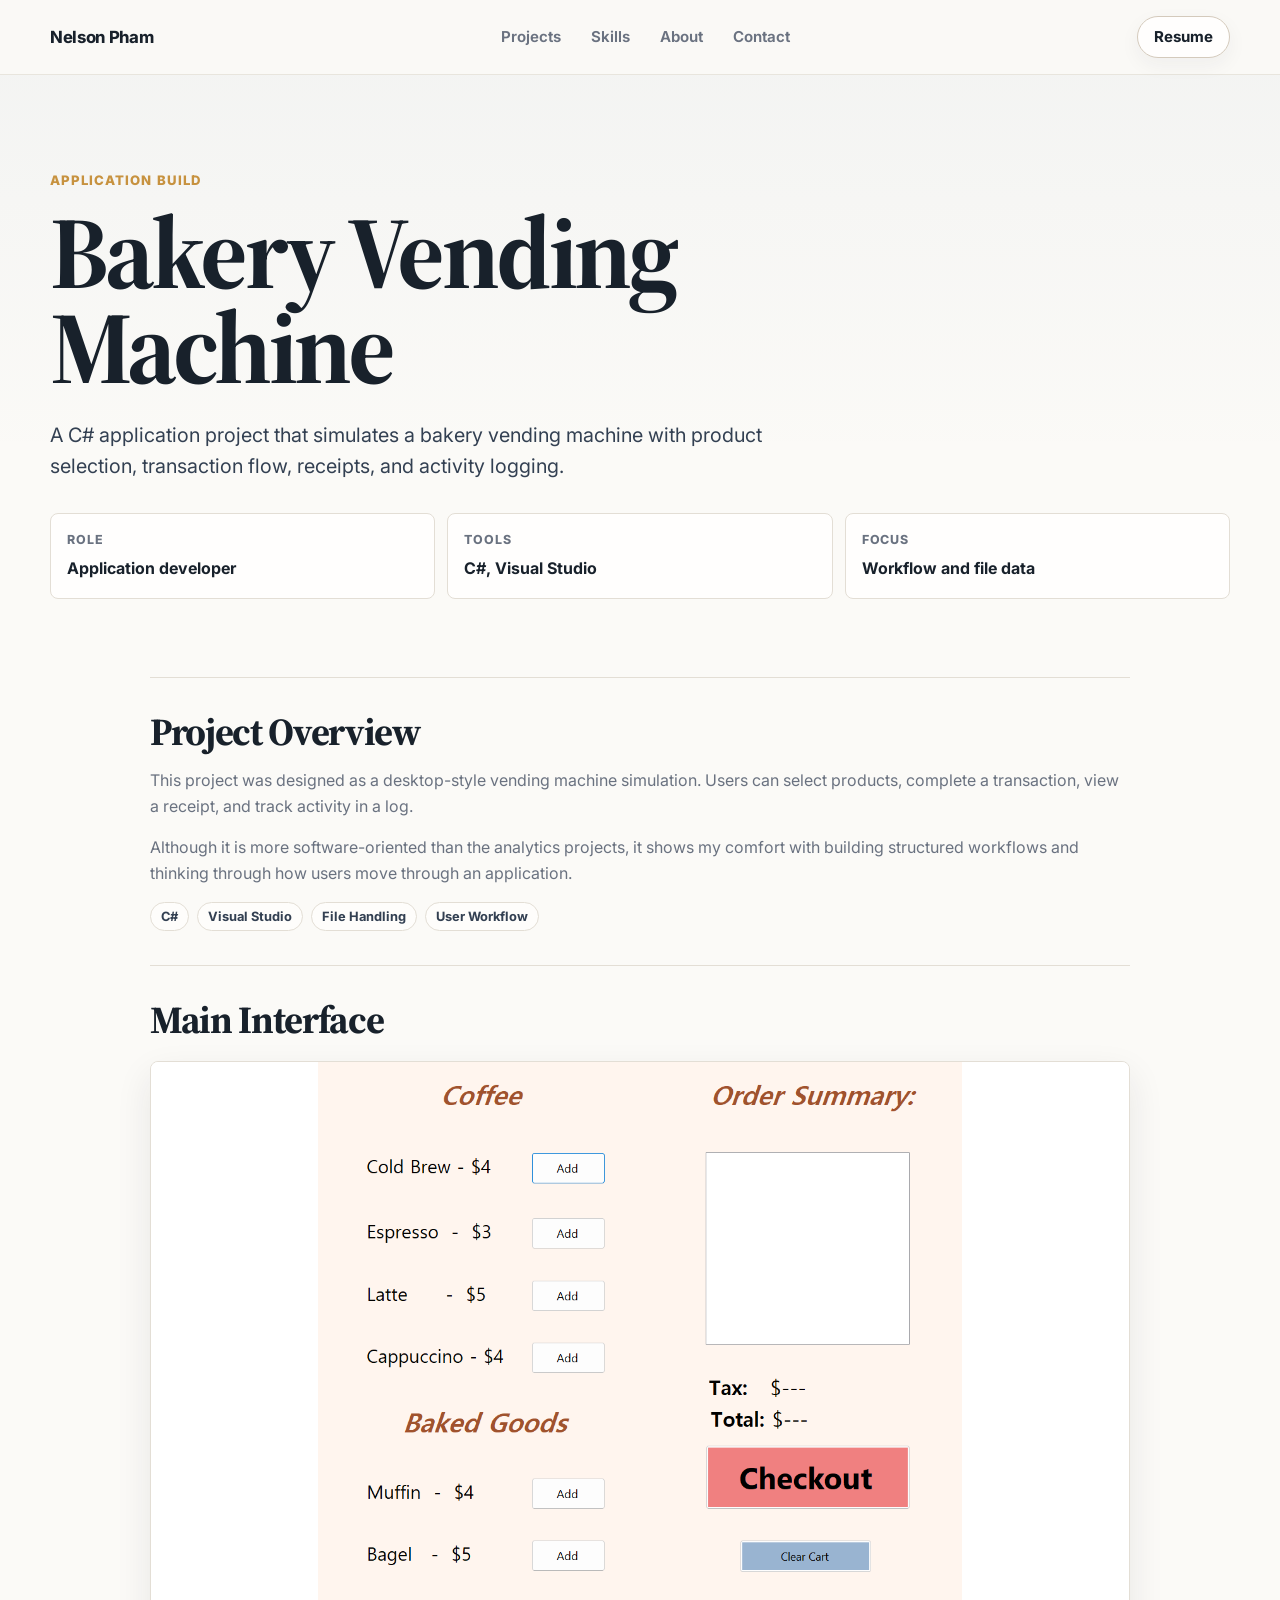
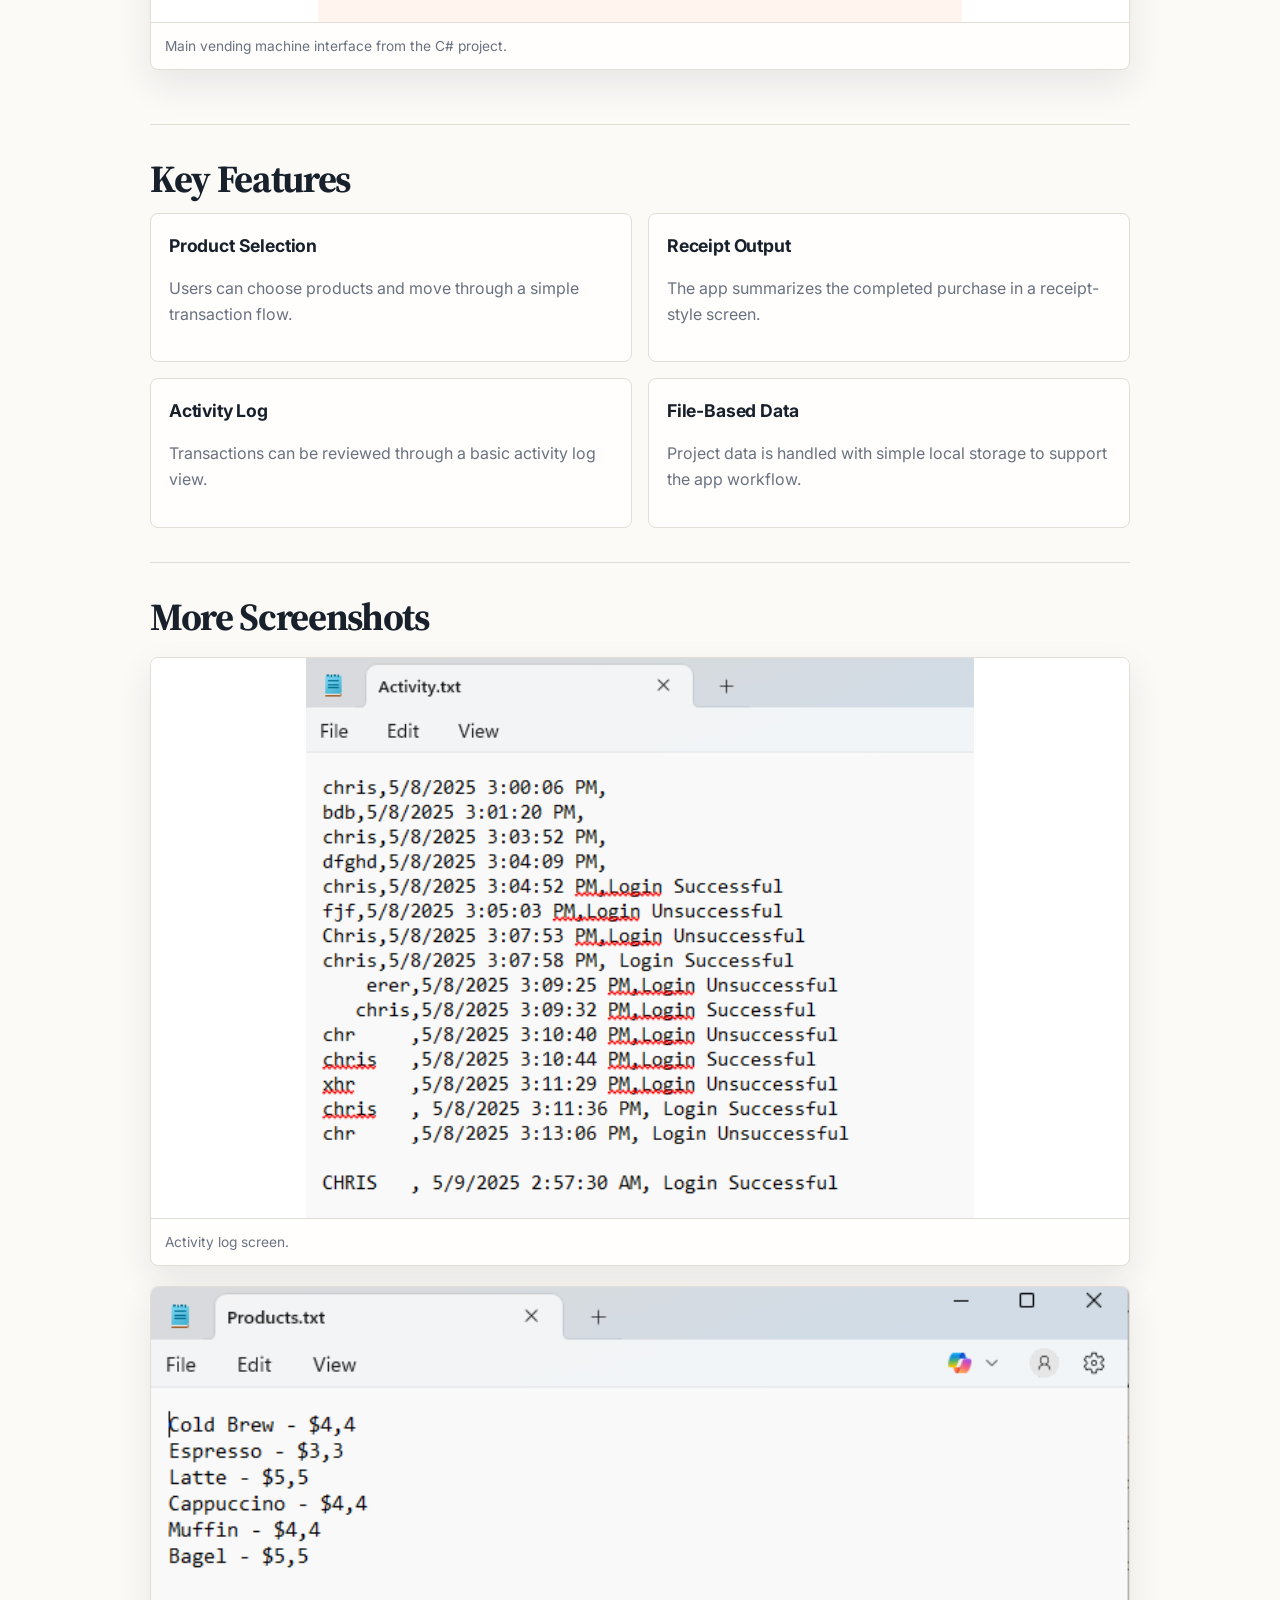
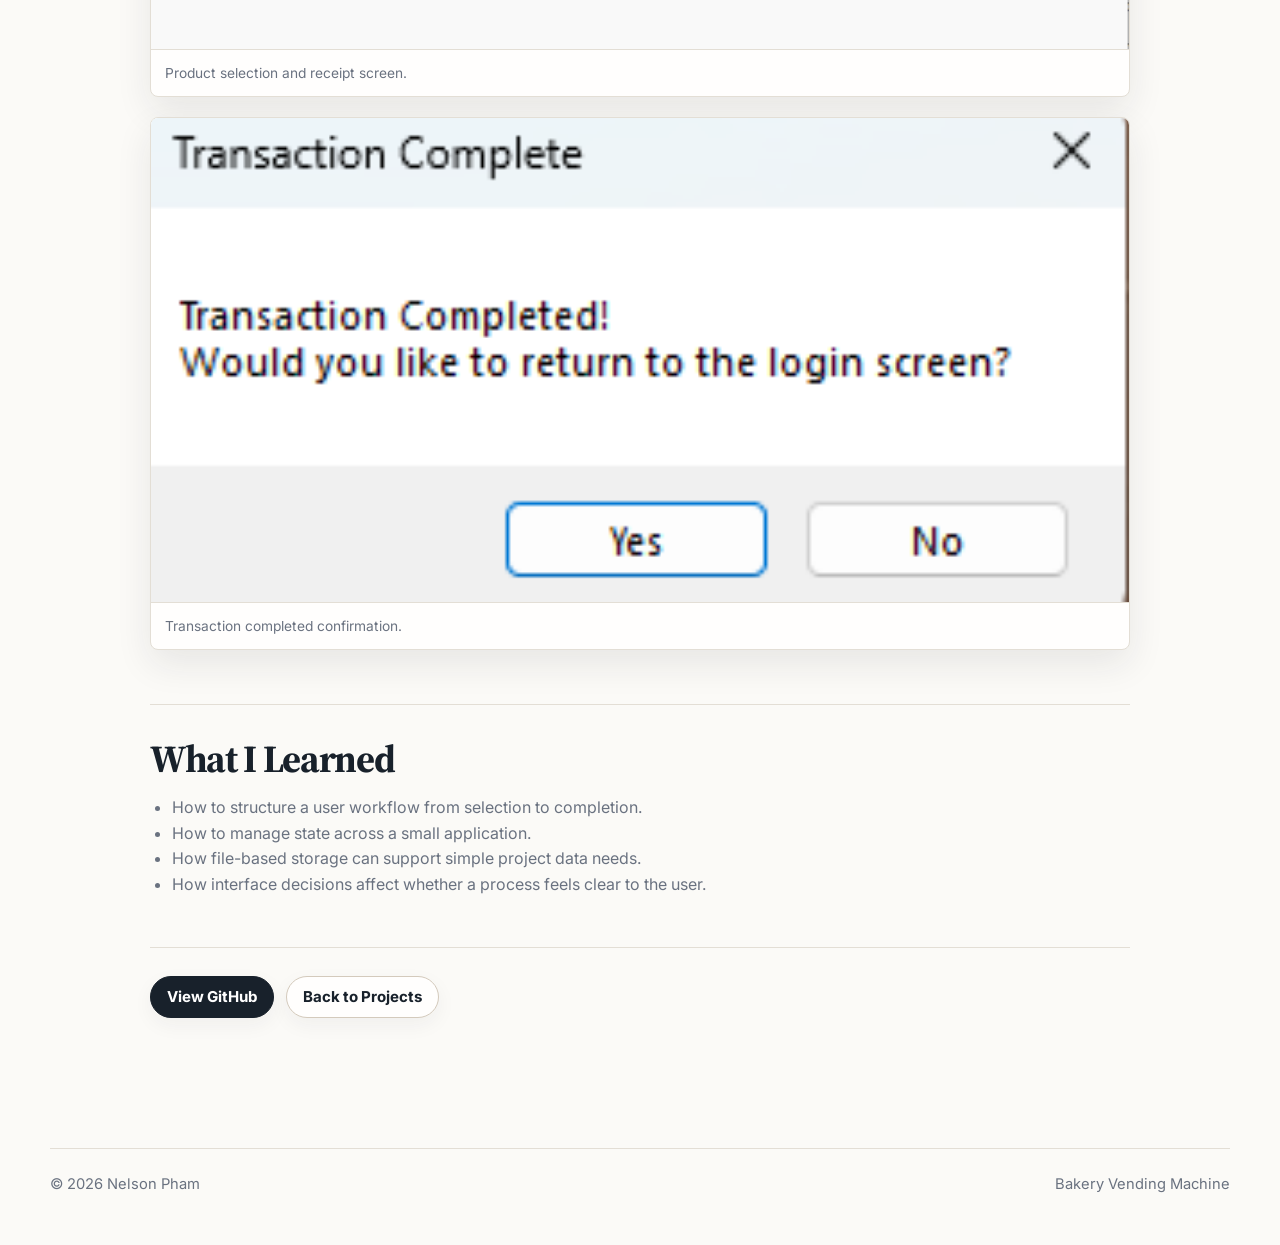
<file: csharp-project.html>
<!DOCTYPE html>
<html lang="en">
<head>
  <meta charset="UTF-8">
  <meta name="viewport" content="width=device-width, initial-scale=1.0">
  <meta name="description" content="Bakery Vending Machine C# project by Nelson Pham.">
  <title>Bakery Vending Machine - Nelson Pham</title>
  <link rel="preconnect" href="https://fonts.googleapis.com">
  <link rel="preconnect" href="https://fonts.gstatic.com" crossorigin>
  <link href="https://fonts.googleapis.com/css2?family=Inter:wght@400;500;600;700;800&family=Source+Serif+4:opsz,wght@8..60,500;8..60,650;8..60,720&display=swap" rel="stylesheet">
  <link rel="stylesheet" href="styles.css?v=covid-cover-1">
</head>
<body>
  <div class="scroll-progress" aria-hidden="true"></div>

  <header class="site-nav">
    <nav class="nav-shell" aria-label="Primary navigation">
      <a class="brand" href="index.html">Nelson Pham</a>
      <ul class="nav-links">
        <li><a href="index.html#projects">Projects</a></li>
        <li><a href="index.html#skills">Skills</a></li>
        <li><a href="index.html#about">About</a></li>
        <li><a href="index.html#contact">Contact</a></li>
      </ul>
      <a class="nav-resume" href="assets/docs/nelson-pham-analytics-resume.pdf" target="_blank" rel="noreferrer">Resume</a>
    </nav>
  </header>

  <main>
    <section class="project-hero">
      <div class="page-shell reveal">
        <p class="project-kicker">Application Build</p>
        <h1 class="project-title">Bakery Vending Machine</h1>
        <p class="project-summary">A C# application project that simulates a bakery vending machine with product selection, transaction flow, receipts, and activity logging.</p>

        <div class="project-meta">
          <div class="meta-card">
            <span>Role</span>
            <strong>Application developer</strong>
          </div>
          <div class="meta-card">
            <span>Tools</span>
            <strong>C#, Visual Studio</strong>
          </div>
          <div class="meta-card">
            <span>Focus</span>
            <strong>Workflow and file data</strong>
          </div>
        </div>
      </div>
    </section>

    <article class="article">
      <section class="content-section reveal">
        <h2>Project Overview</h2>
        <p>This project was designed as a desktop-style vending machine simulation. Users can select products, complete a transaction, view a receipt, and track activity in a log.</p>
        <p>Although it is more software-oriented than the analytics projects, it shows my comfort with building structured workflows and thinking through how users move through an application.</p>
        <div class="tag-row">
          <span class="tag">C#</span>
          <span class="tag">Visual Studio</span>
          <span class="tag">File Handling</span>
          <span class="tag">User Workflow</span>
        </div>
      </section>

      <section class="content-section reveal">
        <h2>Main Interface</h2>
        <figure class="image-frame">
          <img src="assets/images/bakery-vending.png" alt="Bakery vending machine application interface">
          <figcaption>Main vending machine interface from the C# project.</figcaption>
        </figure>
      </section>

      <section class="content-section reveal">
        <h2>Key Features</h2>
        <div class="two-column">
          <div class="callout">
            <h3>Product Selection</h3>
            <p>Users can choose products and move through a simple transaction flow.</p>
          </div>
          <div class="callout">
            <h3>Receipt Output</h3>
            <p>The app summarizes the completed purchase in a receipt-style screen.</p>
          </div>
          <div class="callout">
            <h3>Activity Log</h3>
            <p>Transactions can be reviewed through a basic activity log view.</p>
          </div>
          <div class="callout">
            <h3>File-Based Data</h3>
            <p>Project data is handled with simple local storage to support the app workflow.</p>
          </div>
        </div>
      </section>

      <section class="content-section reveal">
        <h2>More Screenshots</h2>
        <figure class="image-frame">
          <img src="assets/images/bakery-activity-log.png" alt="Activity log screen">
          <figcaption>Activity log screen.</figcaption>
        </figure>
        <figure class="image-frame">
          <img src="assets/images/bakery-product-receipt.png" alt="Product selection and receipt screen">
          <figcaption>Product selection and receipt screen.</figcaption>
        </figure>
        <figure class="image-frame">
          <img src="assets/images/bakery-transaction-completed.png" alt="Transaction completed screen">
          <figcaption>Transaction completed confirmation.</figcaption>
        </figure>
      </section>

      <section class="content-section reveal">
        <h2>What I Learned</h2>
        <ul>
          <li>How to structure a user workflow from selection to completion.</li>
          <li>How to manage state across a small application.</li>
          <li>How file-based storage can support simple project data needs.</li>
          <li>How interface decisions affect whether a process feels clear to the user.</li>
        </ul>
      </section>

      <div class="project-actions reveal">
        <a class="button primary" href="https://github.com/nelsonpham64/c-project" target="_blank" rel="noreferrer">View GitHub</a>
        <a class="button" href="index.html#projects">Back to Projects</a>
      </div>
    </article>
  </main>

  <footer class="site-footer">
    <div class="footer-shell">
      <span>&copy; 2026 Nelson Pham</span>
      <span>Bakery Vending Machine</span>
    </div>
  </footer>

  <script src="script.js?v=project-tabs-1"></script>
</body>
</html>
</file>
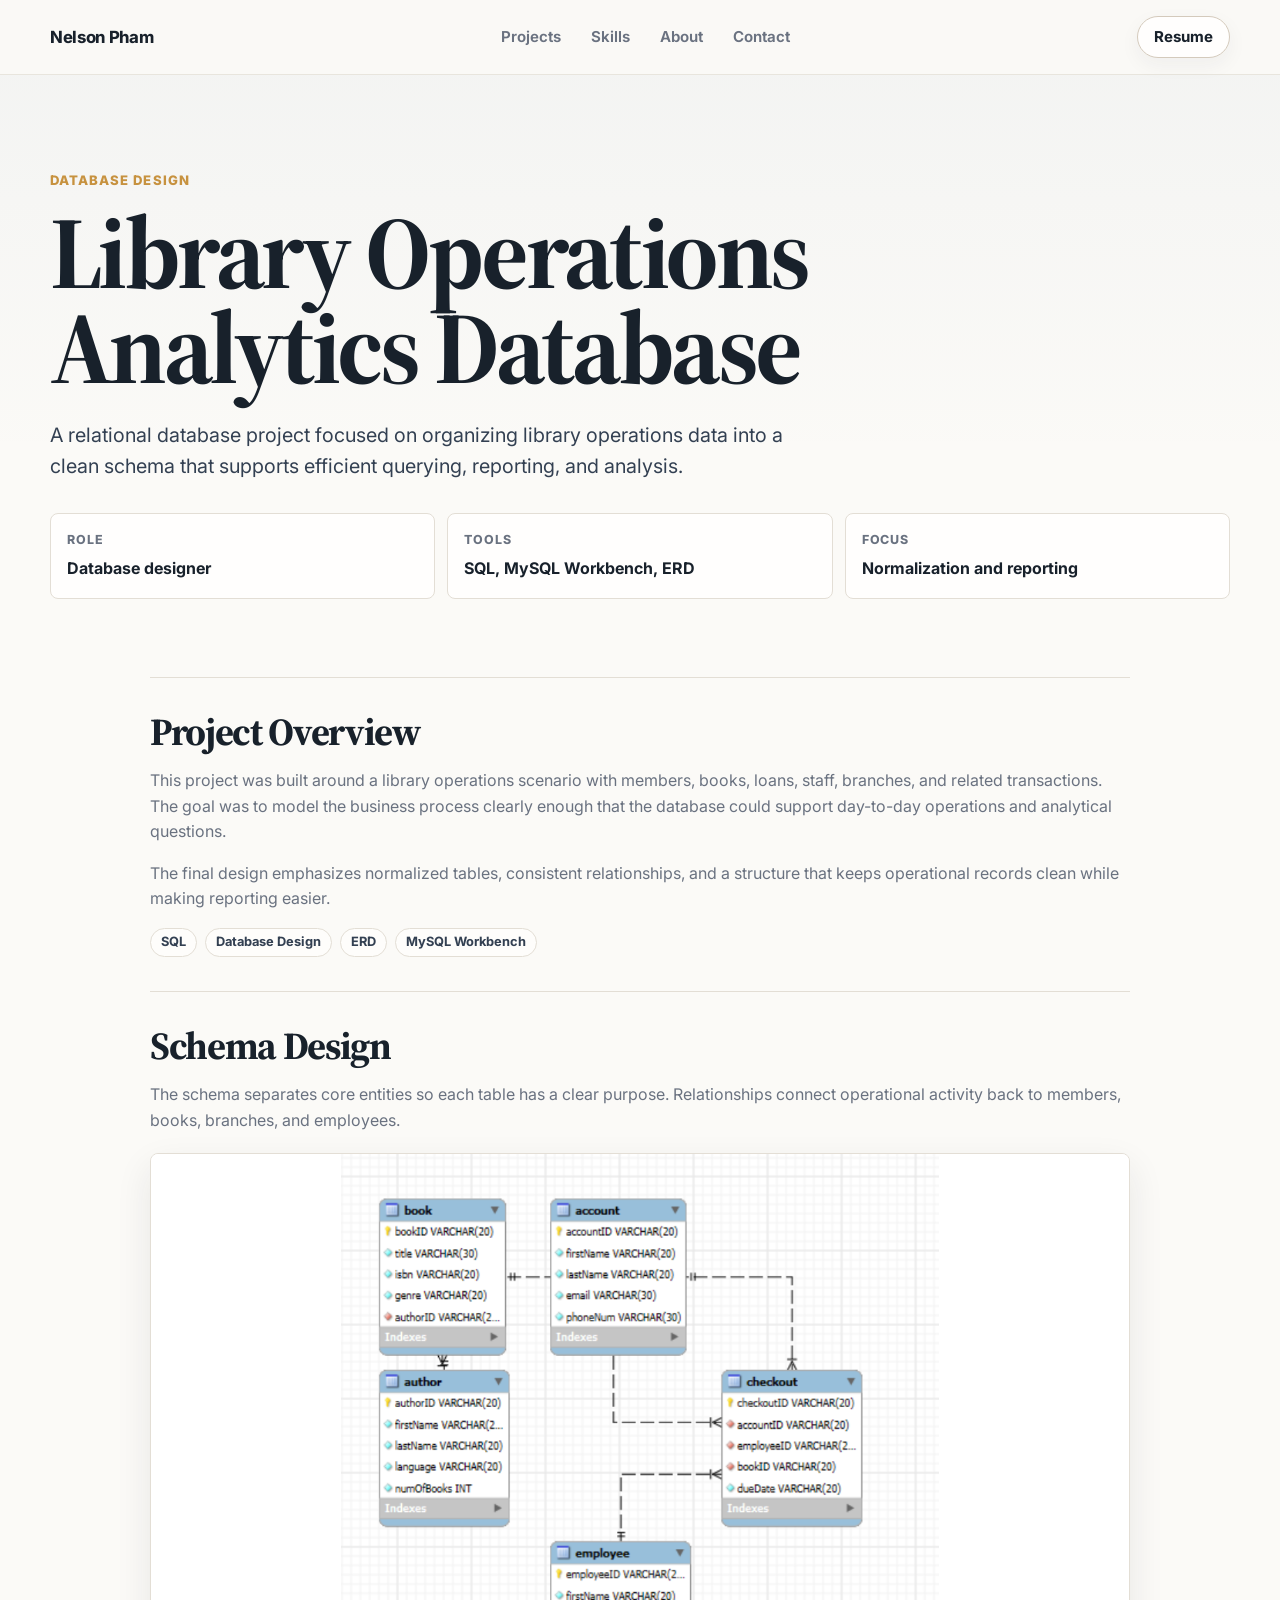
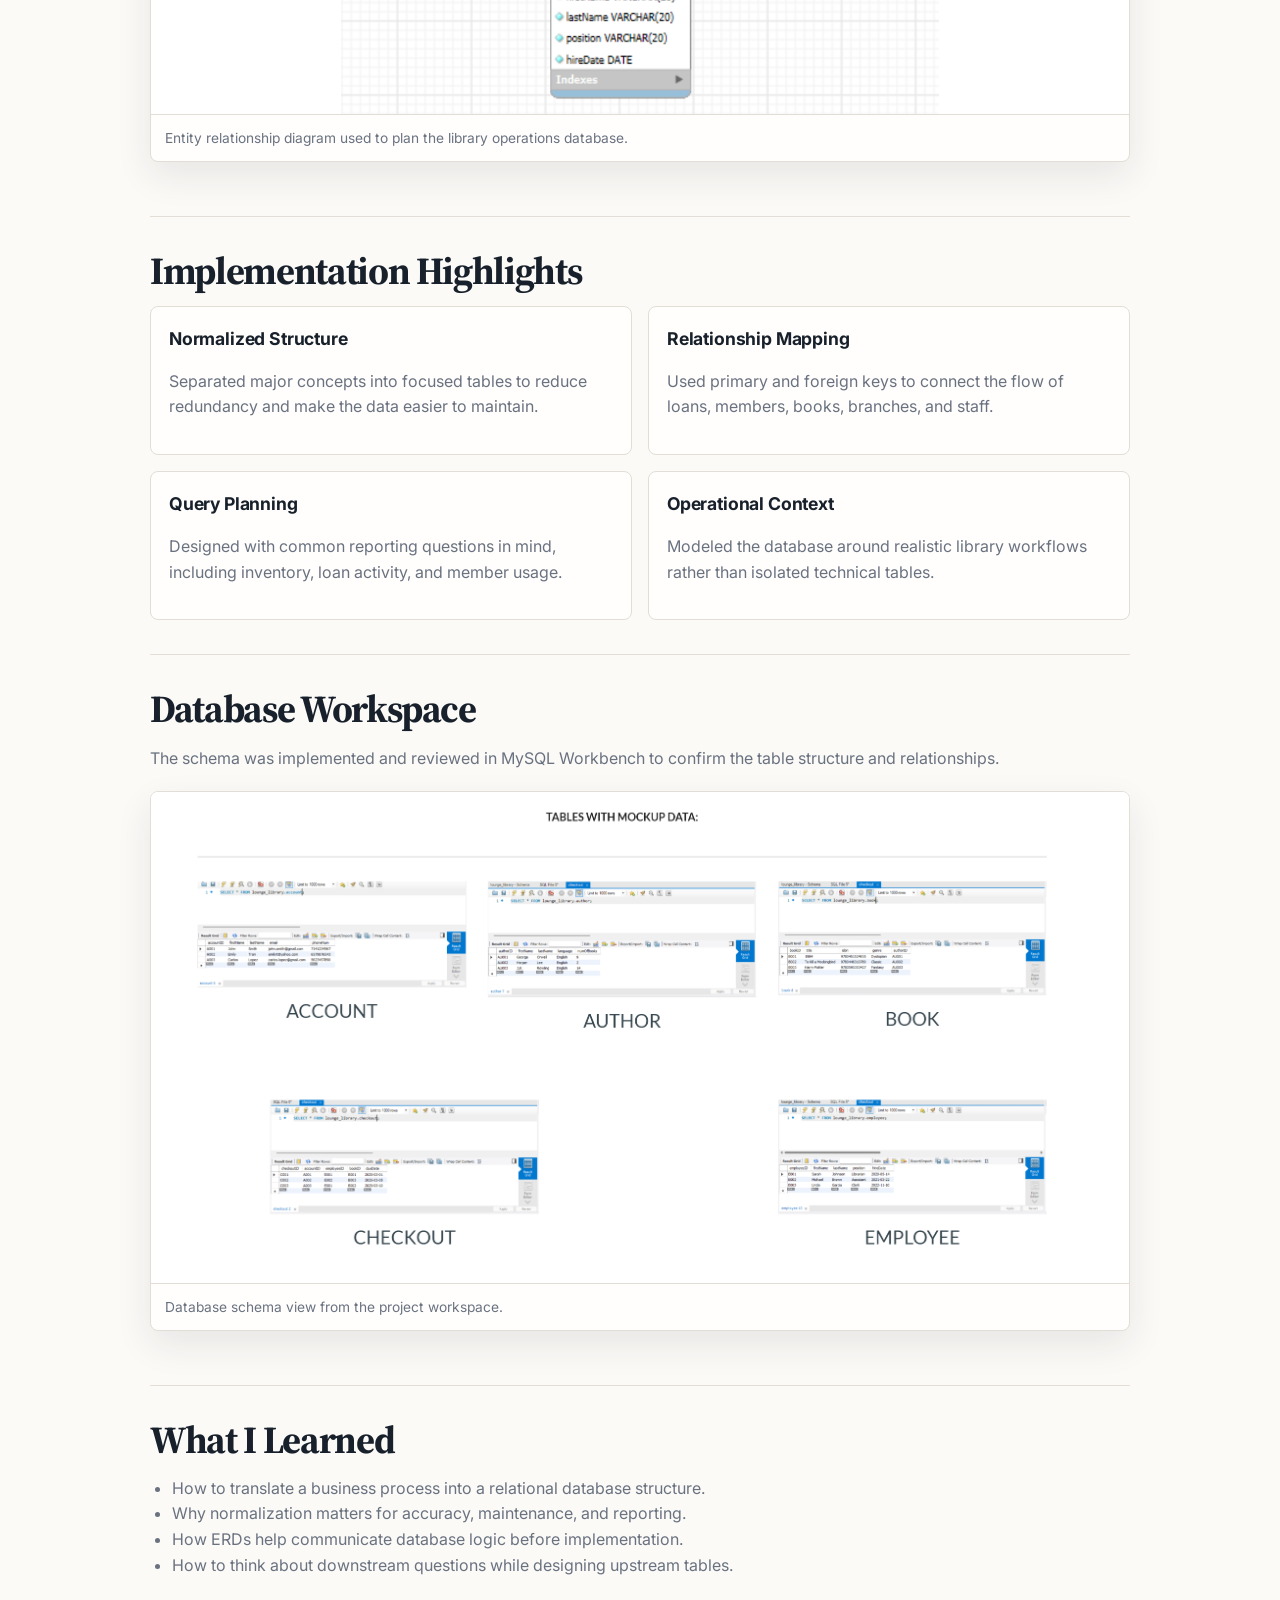
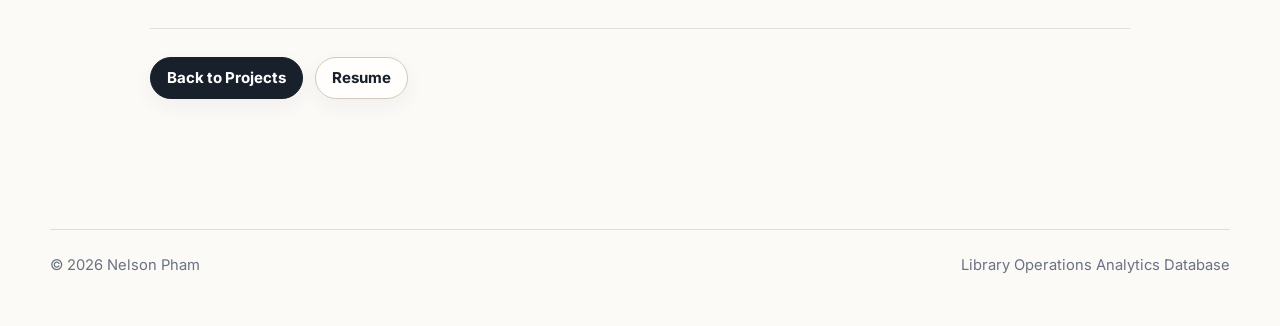
<file: sql-project.html>
<!DOCTYPE html>
<html lang="en">
<head>
  <meta charset="UTF-8">
  <meta name="viewport" content="width=device-width, initial-scale=1.0">
  <meta name="description" content="Library Operations Analytics Database case study by Nelson Pham.">
  <title>Library Operations Analytics Database - Nelson Pham</title>
  <link rel="preconnect" href="https://fonts.googleapis.com">
  <link rel="preconnect" href="https://fonts.gstatic.com" crossorigin>
  <link href="https://fonts.googleapis.com/css2?family=Inter:wght@400;500;600;700;800&family=Source+Serif+4:opsz,wght@8..60,500;8..60,650;8..60,720&display=swap" rel="stylesheet">
  <link rel="stylesheet" href="styles.css?v=covid-cover-1">
</head>
<body>
  <div class="scroll-progress" aria-hidden="true"></div>

  <header class="site-nav">
    <nav class="nav-shell" aria-label="Primary navigation">
      <a class="brand" href="index.html">Nelson Pham</a>
      <ul class="nav-links">
        <li><a href="index.html#projects">Projects</a></li>
        <li><a href="index.html#skills">Skills</a></li>
        <li><a href="index.html#about">About</a></li>
        <li><a href="index.html#contact">Contact</a></li>
      </ul>
      <a class="nav-resume" href="assets/docs/nelson-pham-analytics-resume.pdf" target="_blank" rel="noreferrer">Resume</a>
    </nav>
  </header>

  <main>
    <section class="project-hero">
      <div class="page-shell reveal">
        <p class="project-kicker">Database Design</p>
        <h1 class="project-title">Library Operations Analytics Database</h1>
        <p class="project-summary">A relational database project focused on organizing library operations data into a clean schema that supports efficient querying, reporting, and analysis.</p>

        <div class="project-meta">
          <div class="meta-card">
            <span>Role</span>
            <strong>Database designer</strong>
          </div>
          <div class="meta-card">
            <span>Tools</span>
            <strong>SQL, MySQL Workbench, ERD</strong>
          </div>
          <div class="meta-card">
            <span>Focus</span>
            <strong>Normalization and reporting</strong>
          </div>
        </div>
      </div>
    </section>

    <article class="article">
      <section class="content-section reveal">
        <h2>Project Overview</h2>
        <p>This project was built around a library operations scenario with members, books, loans, staff, branches, and related transactions. The goal was to model the business process clearly enough that the database could support day-to-day operations and analytical questions.</p>
        <p>The final design emphasizes normalized tables, consistent relationships, and a structure that keeps operational records clean while making reporting easier.</p>
        <div class="tag-row">
          <span class="tag">SQL</span>
          <span class="tag">Database Design</span>
          <span class="tag">ERD</span>
          <span class="tag">MySQL Workbench</span>
        </div>
      </section>

      <section class="content-section reveal">
        <h2>Schema Design</h2>
        <p>The schema separates core entities so each table has a clear purpose. Relationships connect operational activity back to members, books, branches, and employees.</p>
        <figure class="image-frame">
          <img src="assets/images/library-er-table.png" alt="Entity relationship diagram for the library operations database">
          <figcaption>Entity relationship diagram used to plan the library operations database.</figcaption>
        </figure>
      </section>

      <section class="content-section reveal">
        <h2>Implementation Highlights</h2>
        <div class="two-column">
          <div class="callout">
            <h3>Normalized Structure</h3>
            <p>Separated major concepts into focused tables to reduce redundancy and make the data easier to maintain.</p>
          </div>
          <div class="callout">
            <h3>Relationship Mapping</h3>
            <p>Used primary and foreign keys to connect the flow of loans, members, books, branches, and staff.</p>
          </div>
          <div class="callout">
            <h3>Query Planning</h3>
            <p>Designed with common reporting questions in mind, including inventory, loan activity, and member usage.</p>
          </div>
          <div class="callout">
            <h3>Operational Context</h3>
            <p>Modeled the database around realistic library workflows rather than isolated technical tables.</p>
          </div>
        </div>
      </section>

      <section class="content-section reveal">
        <h2>Database Workspace</h2>
        <p>The schema was implemented and reviewed in MySQL Workbench to confirm the table structure and relationships.</p>
        <figure class="image-frame">
          <img src="assets/images/library-mockup.png" alt="MySQL Workbench database schema screenshot">
          <figcaption>Database schema view from the project workspace.</figcaption>
        </figure>
      </section>

      <section class="content-section reveal">
        <h2>What I Learned</h2>
        <ul>
          <li>How to translate a business process into a relational database structure.</li>
          <li>Why normalization matters for accuracy, maintenance, and reporting.</li>
          <li>How ERDs help communicate database logic before implementation.</li>
          <li>How to think about downstream questions while designing upstream tables.</li>
        </ul>
      </section>

      <div class="project-actions reveal">
        <a class="button primary" href="index.html#projects">Back to Projects</a>
        <a class="button" href="assets/docs/nelson-pham-analytics-resume.pdf" target="_blank" rel="noreferrer">Resume</a>
      </div>
    </article>
  </main>

  <footer class="site-footer">
    <div class="footer-shell">
      <span>&copy; 2026 Nelson Pham</span>
      <span>Library Operations Analytics Database</span>
    </div>
  </footer>

  <script src="script.js?v=project-tabs-1"></script>
</body>
</html>
</file>
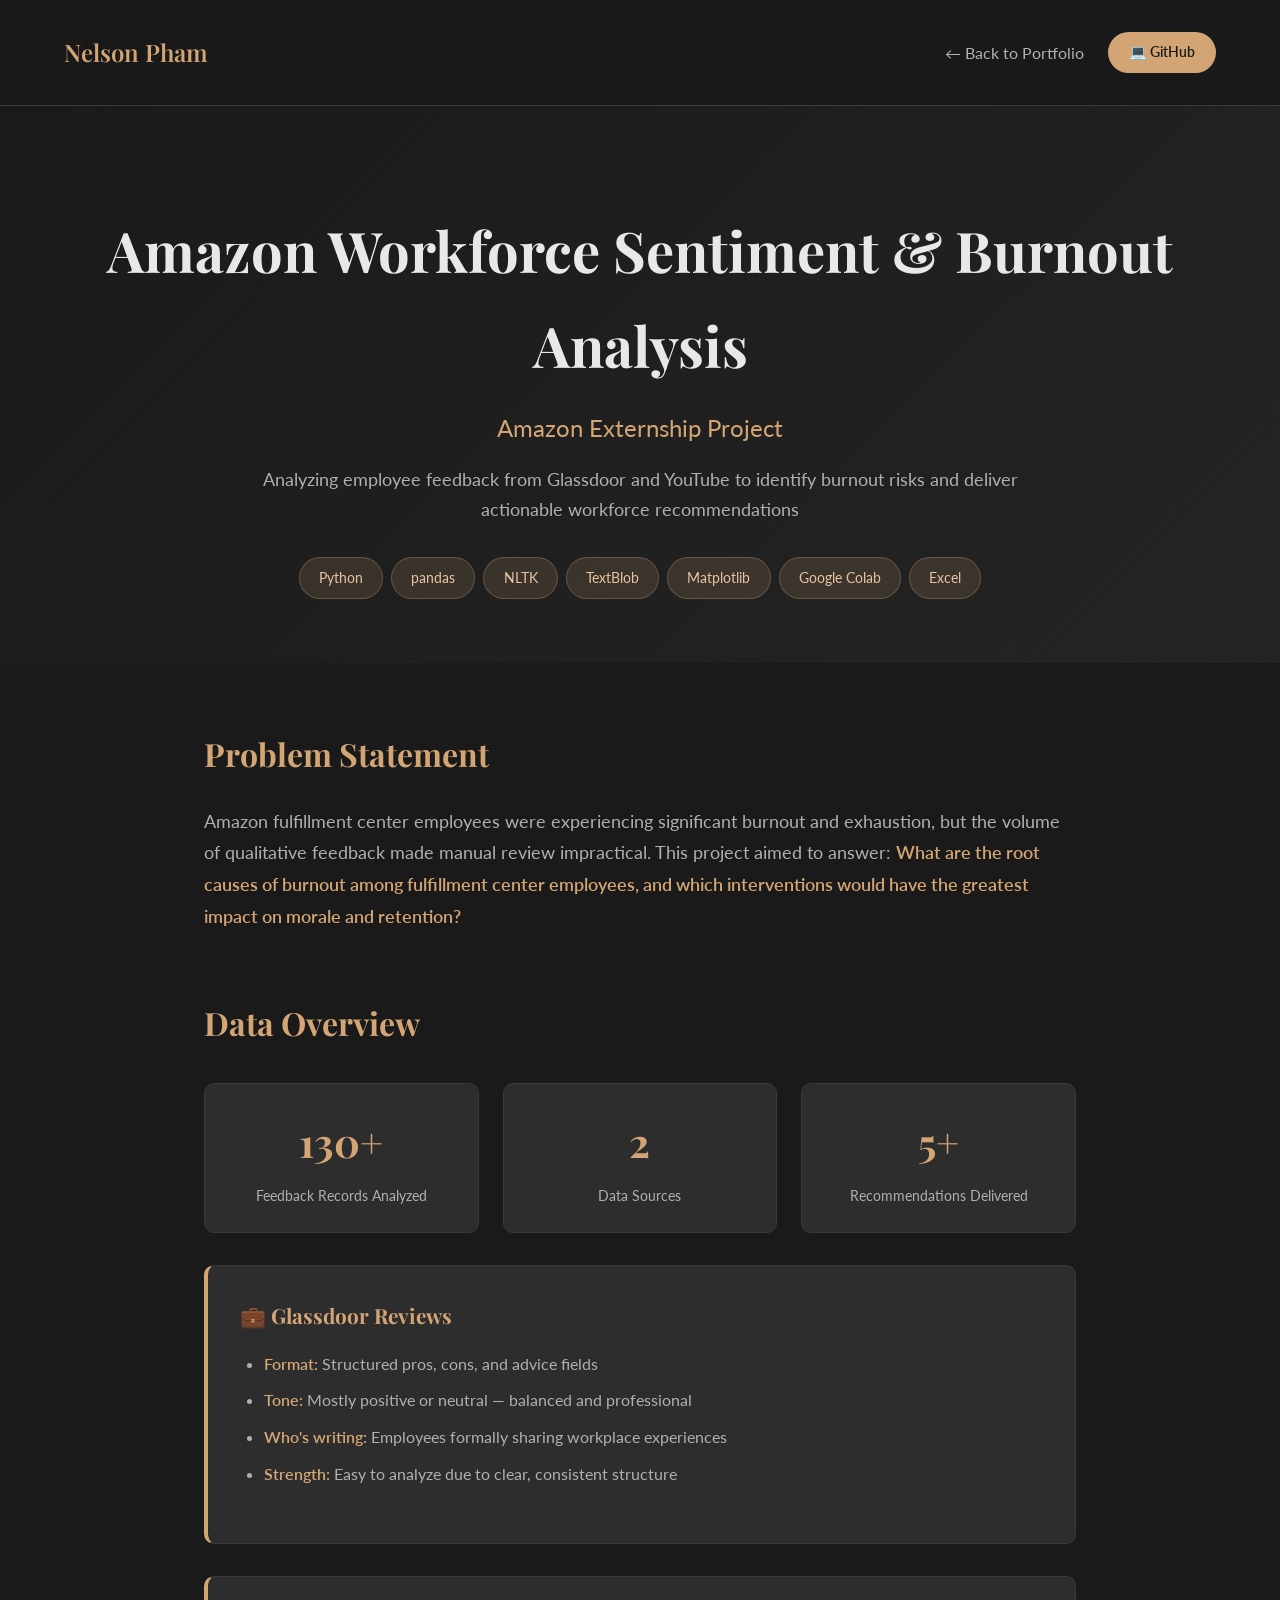
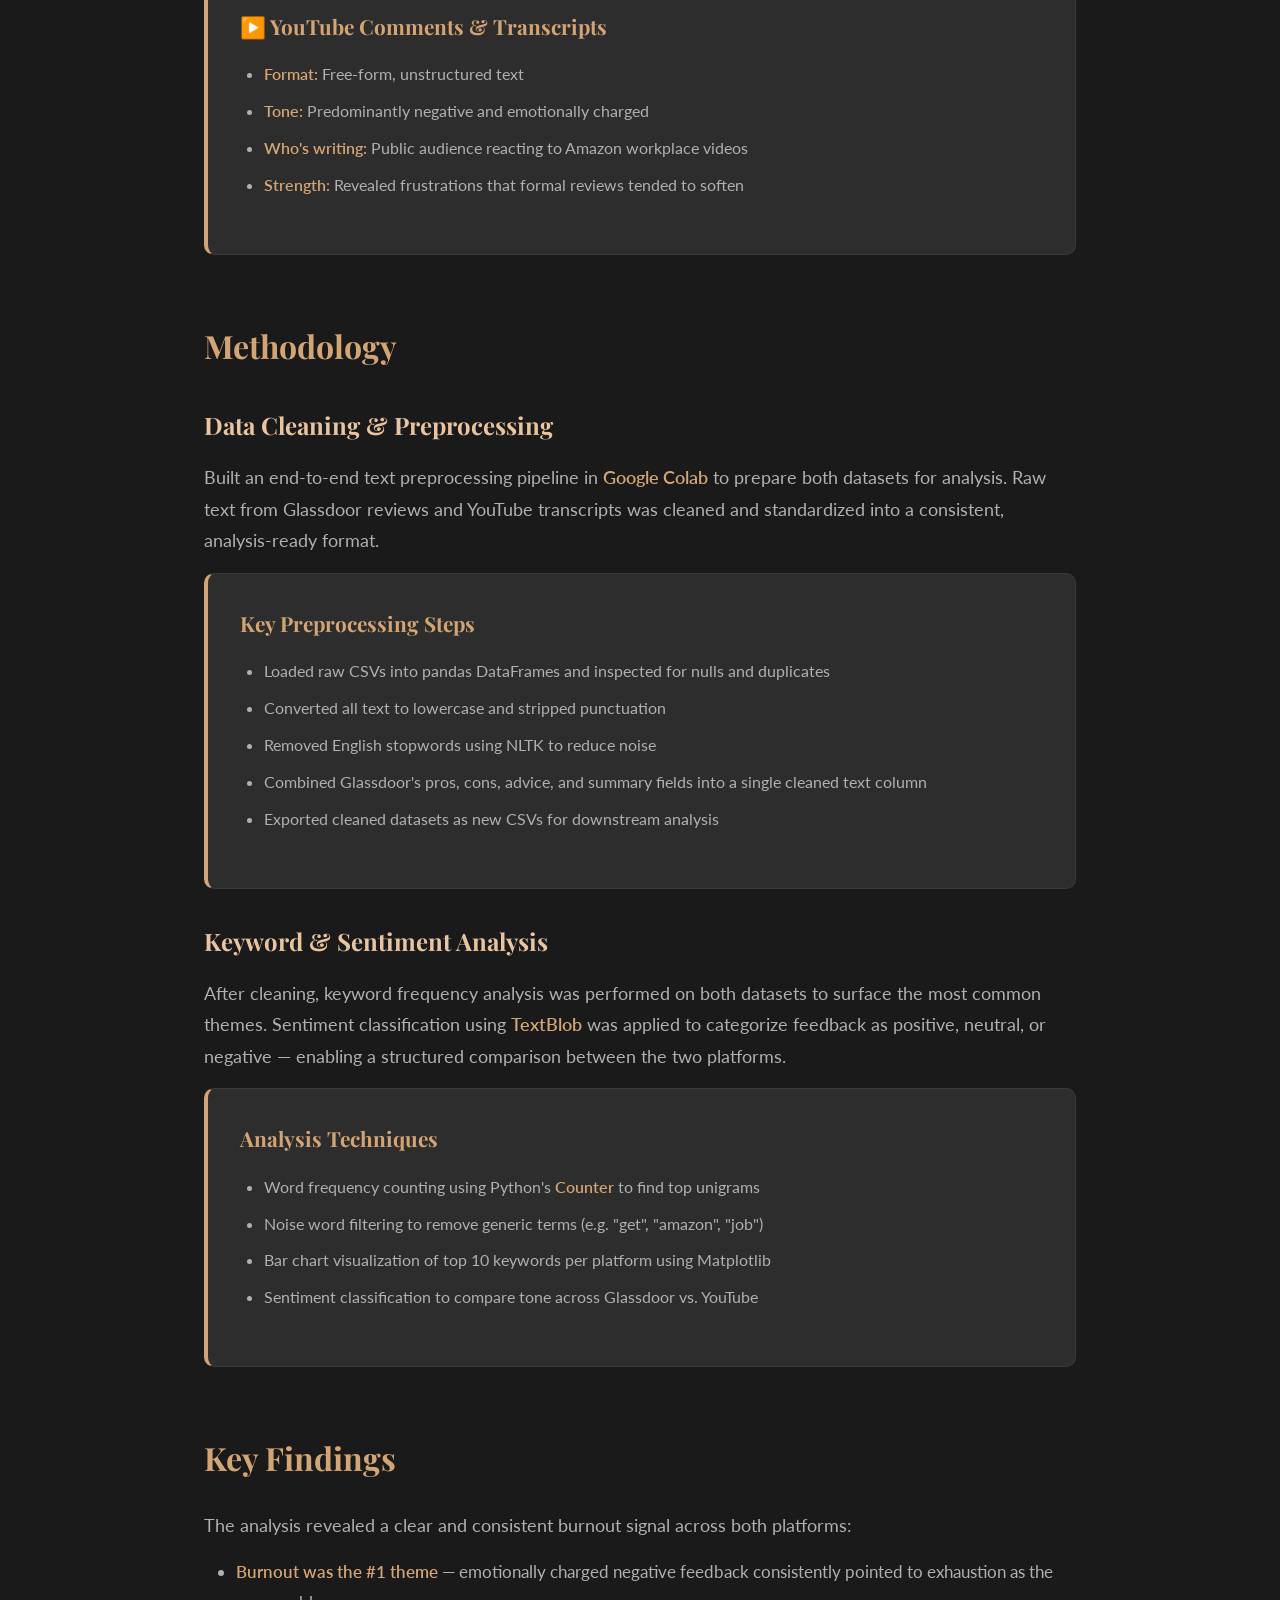
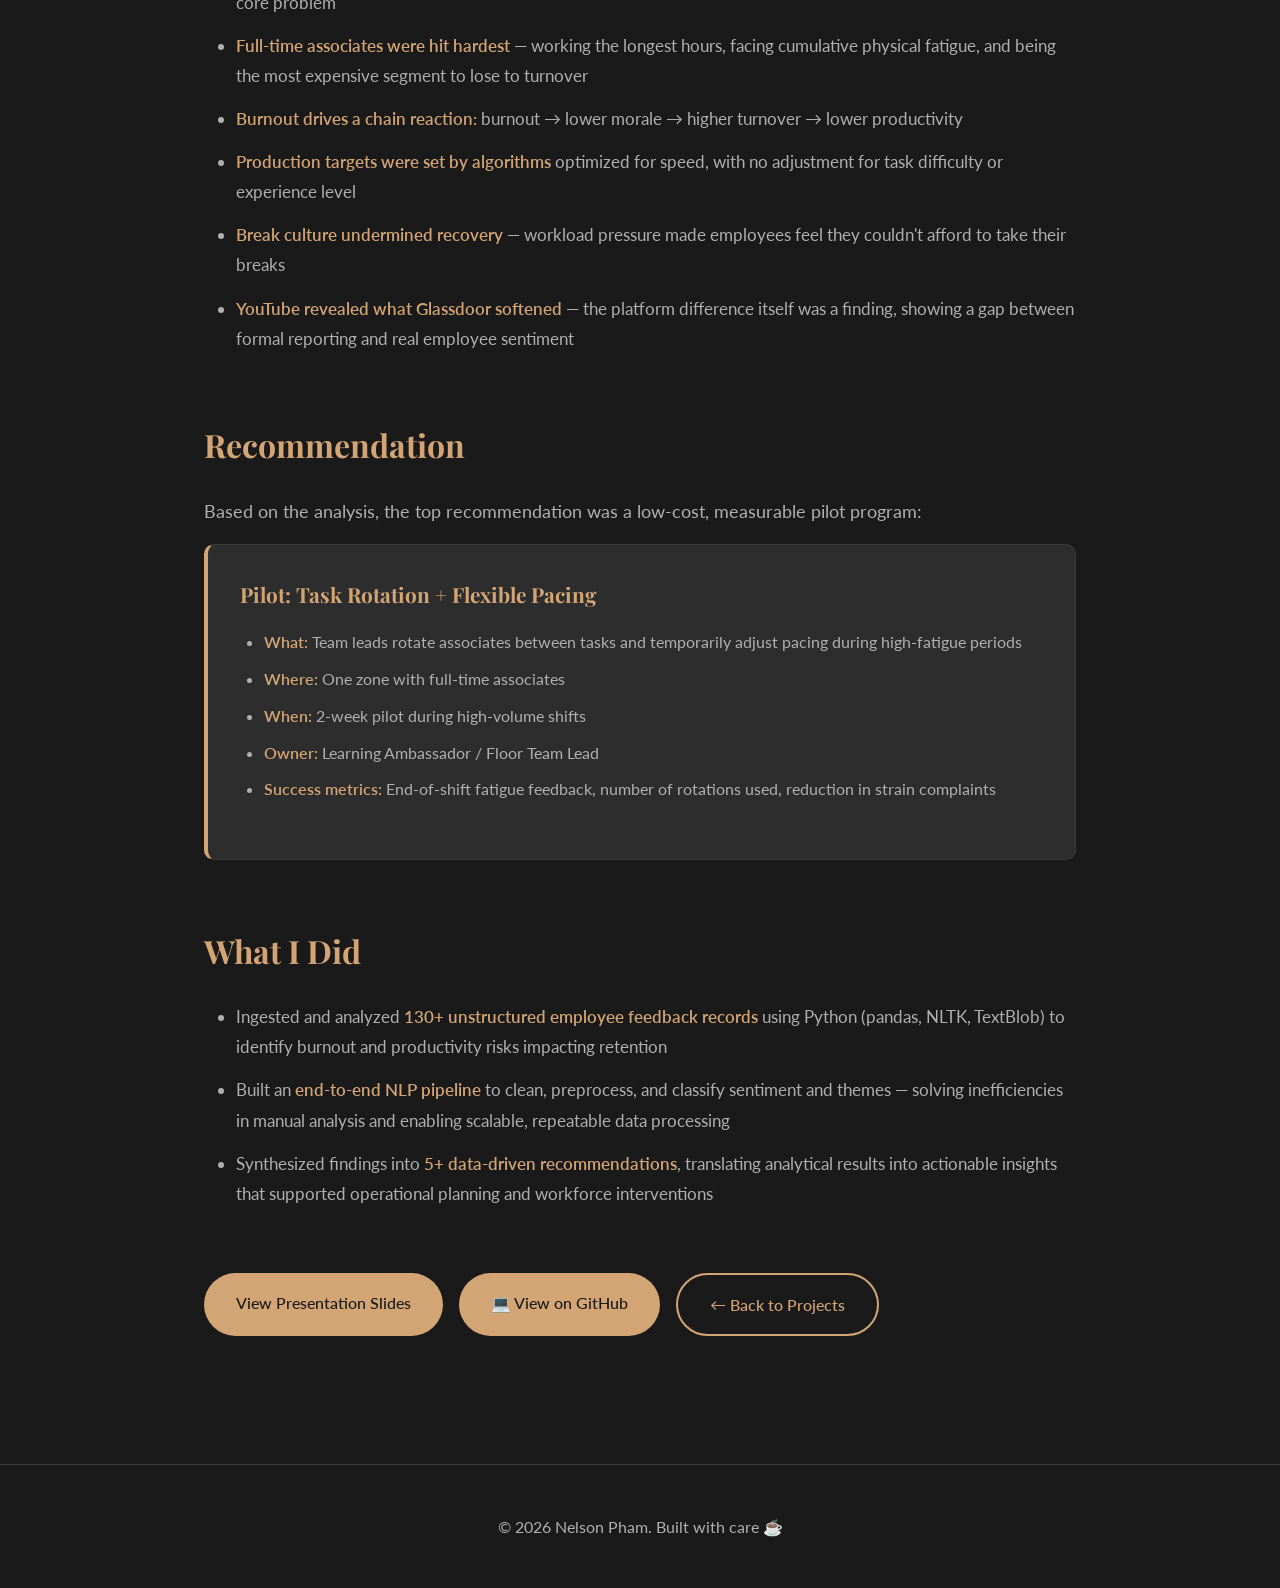
<file: Blobs/amazon-externship.html>
<!DOCTYPE html>
<html lang="en">
<head>
    <meta charset="UTF-8">
    <meta name="viewport" content="width=device-width, initial-scale=1.0">
    <title>Amazon Externship - Nelson Pham</title>
    <link rel="preconnect" href="https://fonts.googleapis.com">
    <link rel="preconnect" href="https://fonts.gstatic.com" crossorigin>
    <link href="https://fonts.googleapis.com/css2?family=Playfair+Display:wght@400;600;700&family=Lato:wght@300;400;700&display=swap" rel="stylesheet">
    <style>
        :root {
            --color-bg: #1a1a1a;
            --color-surface: #242424;
            --color-card: #2d2d2d;
            --color-warm-gold: #d4a574;
            --color-gold-light: #e8c4a0;
            --color-text: #e8e8e8;
            --color-text-dim: #b0b0b0;
            --color-border: #3a3a3a;

            --font-serif: 'Playfair Display', serif;
            --font-sans: 'Lato', sans-serif;
        }

        * {
            margin: 0;
            padding: 0;
            box-sizing: border-box;
        }

        body {
            font-family: var(--font-sans);
            background-color: var(--color-bg);
            color: var(--color-text);
            line-height: 1.7;
        }

        nav {
            padding: 2rem 5%;
            display: flex;
            justify-content: space-between;
            align-items: center;
            background: rgba(26, 26, 26, 0.95);
            backdrop-filter: blur(10px);
            border-bottom: 1px solid var(--color-border);
        }

        .logo {
            font-family: var(--font-serif);
            font-size: 1.5rem;
            font-weight: 600;
            color: var(--color-warm-gold);
            text-decoration: none;
        }

        .nav-right {
            display: flex;
            align-items: center;
            gap: 1.5rem;
        }

        .back-link {
            color: var(--color-text-dim);
            text-decoration: none;
            font-size: 1rem;
            transition: color 0.3s ease;
        }

        .back-link:hover {
            color: var(--color-warm-gold);
        }

        .btn-github-nav {
            padding: 0.5rem 1.3rem;
            background: var(--color-warm-gold);
            color: #1a1a1a;
            text-decoration: none;
            border-radius: 50px;
            font-size: 0.9rem;
            font-weight: 600;
            transition: all 0.3s ease;
        }

        .btn-github-nav:hover {
            background: var(--color-gold-light);
            transform: translateY(-1px);
        }

        .project-hero {
            padding: 6rem 5% 4rem;
            text-align: center;
            background: linear-gradient(135deg, #1a1a1a 0%, #242424 100%);
        }

        .project-hero h1 {
            font-family: var(--font-serif);
            font-size: clamp(2.5rem, 6vw, 3.5rem);
            font-weight: 700;
            margin-bottom: 1rem;
            color: var(--color-text);
        }

        .project-hero .subtitle {
            font-size: 1.5rem;
            color: var(--color-warm-gold);
            margin-bottom: 1rem;
        }

        .project-hero .description {
            font-size: 1.1rem;
            color: var(--color-text-dim);
            margin-bottom: 2rem;
            max-width: 800px;
            margin-left: auto;
            margin-right: auto;
        }

        .project-tags {
            display: flex;
            justify-content: center;
            gap: 0.5rem;
            flex-wrap: wrap;
        }

        .tag {
            padding: 0.5rem 1.2rem;
            background: rgba(212, 165, 116, 0.15);
            color: var(--color-gold-light);
            border-radius: 25px;
            font-size: 0.9rem;
            border: 1px solid rgba(212, 165, 116, 0.3);
        }

        .project-content {
            max-width: 1000px;
            margin: 0 auto;
            padding: 4rem 5%;
        }

        .section {
            margin-bottom: 4rem;
        }

        .section h2 {
            font-family: var(--font-serif);
            font-size: 2rem;
            color: var(--color-warm-gold);
            margin-bottom: 1.5rem;
        }

        .section h3 {
            font-family: var(--font-serif);
            font-size: 1.5rem;
            color: var(--color-gold-light);
            margin-bottom: 1rem;
            margin-top: 2rem;
        }

        .section p {
            color: var(--color-text-dim);
            font-size: 1.1rem;
            line-height: 1.8;
            margin-bottom: 1rem;
        }

        .section ul {
            color: var(--color-text-dim);
            font-size: 1.05rem;
            line-height: 1.8;
            margin-left: 2rem;
            margin-bottom: 1.5rem;
        }

        .section li {
            margin-bottom: 0.8rem;
        }

        .highlight {
            color: var(--color-warm-gold);
            font-weight: 600;
        }

        .info-box {
            background: var(--color-card);
            border: 1px solid var(--color-border);
            border-left: 4px solid var(--color-warm-gold);
            padding: 2rem;
            margin-bottom: 2rem;
            border-radius: 10px;
        }

        .info-box h4 {
            font-family: var(--font-serif);
            font-size: 1.3rem;
            color: var(--color-warm-gold);
            margin-bottom: 1rem;
        }

        .info-box p, .info-box ul {
            color: var(--color-text-dim);
            font-size: 1rem;
            line-height: 1.7;
        }

        .info-box ul {
            margin-left: 1.5rem;
        }

        .info-box li {
            margin-bottom: 0.6rem;
        }

        .stats-grid {
            display: grid;
            grid-template-columns: repeat(auto-fit, minmax(200px, 1fr));
            gap: 1.5rem;
            margin: 2rem 0;
        }

        .stat-card {
            background: var(--color-card);
            padding: 1.5rem;
            border-radius: 10px;
            border: 1px solid var(--color-border);
            text-align: center;
        }

        .stat-number {
            font-family: var(--font-serif);
            font-size: 2.5rem;
            color: var(--color-warm-gold);
            font-weight: 700;
        }

        .stat-label {
            color: var(--color-text-dim);
            font-size: 0.9rem;
            margin-top: 0.5rem;
        }

        .btn-group {
            display: flex;
            gap: 1rem;
            margin-top: 3rem;
            flex-wrap: wrap;
        }

        .btn {
            padding: 1rem 2rem;
            border-radius: 50px;
            text-decoration: none;
            font-weight: 500;
            transition: all 0.3s ease;
            display: inline-block;
        }

        .btn-primary {
            background: var(--color-warm-gold);
            color: #1a1a1a;
        }

        .btn-primary:hover {
            background: var(--color-gold-light);
            transform: translateY(-2px);
        }

        .btn-secondary {
            background: transparent;
            color: var(--color-warm-gold);
            border: 2px solid var(--color-warm-gold);
        }

        .btn-secondary:hover {
            background: var(--color-warm-gold);
            color: #1a1a1a;
        }

        footer {
            text-align: center;
            padding: 3rem 5%;
            color: var(--color-text-dim);
            border-top: 1px solid var(--color-border);
            margin-top: 4rem;
        }

        @media (max-width: 768px) {
            .project-content { padding: 3rem 4%; }
            .info-box { padding: 1.5rem; }
            .stats-grid { grid-template-columns: 1fr; }
        }
    </style>
</head>
<body>
    <nav>
        <a href="index.html" class="logo">Nelson Pham</a>
        <div class="nav-right">
            <a href="index.html#projects" class="back-link">← Back to Portfolio</a>
            <a href="https://github.com/nelsonpham64/amazon-externship" target="_blank" class="btn-github-nav">💻 GitHub</a>
        </div>
    </nav>

    <div class="project-hero">
        <h1>Amazon Workforce Sentiment &amp; Burnout Analysis</h1>
        <p class="subtitle">Amazon Externship Project</p>
        <p class="description">
            Analyzing employee feedback from Glassdoor and YouTube to identify burnout risks and deliver actionable workforce recommendations
        </p>
        <div class="project-tags">
            <span class="tag">Python</span>
            <span class="tag">pandas</span>
            <span class="tag">NLTK</span>
            <span class="tag">TextBlob</span>
            <span class="tag">Matplotlib</span>
            <span class="tag">Google Colab</span>
            <span class="tag">Excel</span>
        </div>
    </div>

    <div class="project-content">

        <!-- PROBLEM -->
        <div class="section">
            <h2>Problem Statement</h2>
            <p>
                Amazon fulfillment center employees were experiencing significant burnout and exhaustion, but the volume of qualitative feedback made manual review impractical. This project aimed to answer: <span class="highlight">What are the root causes of burnout among fulfillment center employees, and which interventions would have the greatest impact on morale and retention?</span>
            </p>
        </div>

        <!-- DATA OVERVIEW -->
        <div class="section">
            <h2>Data Overview</h2>

            <div class="stats-grid">
                <div class="stat-card">
                    <div class="stat-number">130+</div>
                    <div class="stat-label">Feedback Records Analyzed</div>
                </div>
                <div class="stat-card">
                    <div class="stat-number">2</div>
                    <div class="stat-label">Data Sources</div>
                </div>
                <div class="stat-card">
                    <div class="stat-number">5+</div>
                    <div class="stat-label">Recommendations Delivered</div>
                </div>
            </div>

            <div class="info-box">
                <h4>💼 Glassdoor Reviews</h4>
                <ul>
                    <li><span class="highlight">Format:</span> Structured pros, cons, and advice fields</li>
                    <li><span class="highlight">Tone:</span> Mostly positive or neutral — balanced and professional</li>
                    <li><span class="highlight">Who's writing:</span> Employees formally sharing workplace experiences</li>
                    <li><span class="highlight">Strength:</span> Easy to analyze due to clear, consistent structure</li>
                </ul>
            </div>

            <div class="info-box">
                <h4>▶️ YouTube Comments &amp; Transcripts</h4>
                <ul>
                    <li><span class="highlight">Format:</span> Free-form, unstructured text</li>
                    <li><span class="highlight">Tone:</span> Predominantly negative and emotionally charged</li>
                    <li><span class="highlight">Who's writing:</span> Public audience reacting to Amazon workplace videos</li>
                    <li><span class="highlight">Strength:</span> Revealed frustrations that formal reviews tended to soften</li>
                </ul>
            </div>
        </div>

        <!-- METHODOLOGY -->
        <div class="section">
            <h2>Methodology</h2>

            <h3>Data Cleaning &amp; Preprocessing</h3>
            <p>
                Built an end-to-end text preprocessing pipeline in <span class="highlight">Google Colab</span> to prepare both datasets for analysis. Raw text from Glassdoor reviews and YouTube transcripts was cleaned and standardized into a consistent, analysis-ready format.
            </p>

            <div class="info-box">
                <h4>Key Preprocessing Steps</h4>
                <ul>
                    <li>Loaded raw CSVs into pandas DataFrames and inspected for nulls and duplicates</li>
                    <li>Converted all text to lowercase and stripped punctuation</li>
                    <li>Removed English stopwords using NLTK to reduce noise</li>
                    <li>Combined Glassdoor's pros, cons, advice, and summary fields into a single cleaned text column</li>
                    <li>Exported cleaned datasets as new CSVs for downstream analysis</li>
                </ul>
            </div>

            <h3>Keyword &amp; Sentiment Analysis</h3>
            <p>
                After cleaning, keyword frequency analysis was performed on both datasets to surface the most common themes. Sentiment classification using <span class="highlight">TextBlob</span> was applied to categorize feedback as positive, neutral, or negative — enabling a structured comparison between the two platforms.
            </p>

            <div class="info-box">
                <h4>Analysis Techniques</h4>
                <ul>
                    <li>Word frequency counting using Python's <span class="highlight">Counter</span> to find top unigrams</li>
                    <li>Noise word filtering to remove generic terms (e.g. "get", "amazon", "job")</li>
                    <li>Bar chart visualization of top 10 keywords per platform using Matplotlib</li>
                    <li>Sentiment classification to compare tone across Glassdoor vs. YouTube</li>
                </ul>
            </div>
        </div>

        <!-- KEY FINDINGS -->
        <div class="section">
            <h2>Key Findings</h2>
            <p>
                The analysis revealed a clear and consistent burnout signal across both platforms:
            </p>
            <ul>
                <li><span class="highlight">Burnout was the #1 theme</span> — emotionally charged negative feedback consistently pointed to exhaustion as the core problem</li>
                <li><span class="highlight">Full-time associates were hit hardest</span> — working the longest hours, facing cumulative physical fatigue, and being the most expensive segment to lose to turnover</li>
                <li><span class="highlight">Burnout drives a chain reaction:</span> burnout → lower morale → higher turnover → lower productivity</li>
                <li><span class="highlight">Production targets were set by algorithms</span> optimized for speed, with no adjustment for task difficulty or experience level</li>
                <li><span class="highlight">Break culture undermined recovery</span> — workload pressure made employees feel they couldn't afford to take their breaks</li>
                <li><span class="highlight">YouTube revealed what Glassdoor softened</span> — the platform difference itself was a finding, showing a gap between formal reporting and real employee sentiment</li>
            </ul>
        </div>

        <!-- RECOMMENDATION -->
        <div class="section">
            <h2>Recommendation</h2>
            <p>
                Based on the analysis, the top recommendation was a low-cost, measurable pilot program:
            </p>

            <div class="info-box">
                <h4>Pilot: Task Rotation + Flexible Pacing</h4>
                <ul>
                    <li><span class="highlight">What:</span> Team leads rotate associates between tasks and temporarily adjust pacing during high-fatigue periods</li>
                    <li><span class="highlight">Where:</span> One zone with full-time associates</li>
                    <li><span class="highlight">When:</span> 2-week pilot during high-volume shifts</li>
                    <li><span class="highlight">Owner:</span> Learning Ambassador / Floor Team Lead</li>
                    <li><span class="highlight">Success metrics:</span> End-of-shift fatigue feedback, number of rotations used, reduction in strain complaints</li>
                </ul>
            </div>
        </div>

        <!-- WHAT I DID -->
        <div class="section">
            <h2>What I Did</h2>
            <ul>
                <li>Ingested and analyzed <span class="highlight">130+ unstructured employee feedback records</span> using Python (pandas, NLTK, TextBlob) to identify burnout and productivity risks impacting retention</li>
                <li>Built an <span class="highlight">end-to-end NLP pipeline</span> to clean, preprocess, and classify sentiment and themes — solving inefficiencies in manual analysis and enabling scalable, repeatable data processing</li>
                <li>Synthesized findings into <span class="highlight">5+ data-driven recommendations</span>, translating analytical results into actionable insights that supported operational planning and workforce interventions</li>
            </ul>
        </div>

        <!-- BUTTONS -->
        <div class="btn-group">
            <a href="https://docs.google.com/presentation/d/1aet6Slhmr4ElIhqv2aSs5YQYuEiR4LA6blf3l4LA2LI/edit" target="_blank" class="btn btn-primary">View Presentation Slides</a>
            <a href="https://github.com/nelsonpham64/amazon-externship" target="_blank" class="btn btn-primary">💻 View on GitHub</a>
            <a href="index.html#projects" class="btn btn-secondary">← Back to Projects</a>
        </div>

    </div>

    <footer>
        <p>&copy; 2026 Nelson Pham. Built with care ☕</p>
    </footer>
</body>
</html>
</file>
<file: styles.css>
:root {
  --bg: #fbfaf7;
  --surface: #fffefd;
  --surface-2: #f3f6f4;
  --ink: #18212b;
  --ink-soft: #334052;
  --muted: #6a7280;
  --line: #e3ded5;
  --line-strong: #d4cabc;
  --gold: #c7923f;
  --gold-soft: #f7ecd9;
  --teal: #2d918d;
  --blue: #4d6f91;
  --red: #b85d4c;
  --lime: #95a85b;
  --charcoal: #222833;
  --shadow: 0 24px 70px rgba(30, 35, 43, 0.12);
  --shadow-soft: 0 14px 36px rgba(30, 35, 43, 0.09);
  --radius: 8px;
  --max: 1180px;
  --font-sans: "Inter", "Segoe UI", Arial, sans-serif;
  --font-serif: "Source Serif 4", Georgia, serif;
}

* {
  box-sizing: border-box;
}

html {
  scroll-behavior: smooth;
}

body {
  margin: 0;
  background:
    linear-gradient(180deg, rgba(77, 111, 145, 0.05), transparent 460px),
    var(--bg);
  color: var(--ink);
  font-family: var(--font-sans);
  line-height: 1.6;
  overflow-x: hidden;
}

body::selection {
  background: rgba(199, 146, 63, 0.24);
}

a {
  color: inherit;
}

img {
  max-width: 100%;
  display: block;
}

.scroll-progress {
  position: fixed;
  top: 0;
  left: 0;
  height: 3px;
  width: 0;
  background: linear-gradient(90deg, var(--teal), var(--gold), var(--red));
  z-index: 20;
}

.cursor-dot {
  position: fixed;
  top: 0;
  left: 0;
  width: 11px;
  height: 11px;
  border-radius: 50%;
  background: var(--teal);
  box-shadow:
    0 0 0 7px rgba(45, 145, 141, 0.1),
    0 10px 28px rgba(45, 145, 141, 0.26);
  opacity: 0;
  pointer-events: none;
  transform: translate3d(-32px, -32px, 0);
  transition: opacity 160ms ease, width 180ms ease, height 180ms ease, background 180ms ease;
  z-index: 100;
}

body.cursor-ready .cursor-dot {
  opacity: 0.78;
}

.cursor-dot.is-hovering {
  width: 15px;
  height: 15px;
  background: var(--gold);
  box-shadow:
    0 0 0 9px rgba(199, 146, 63, 0.11),
    0 12px 30px rgba(199, 146, 63, 0.25);
}

.site-nav {
  position: sticky;
  top: 0;
  z-index: 10;
  border-bottom: 1px solid rgba(227, 222, 213, 0.76);
  background: rgba(251, 250, 247, 0.9);
  backdrop-filter: blur(18px);
}

.nav-shell {
  width: min(var(--max), calc(100% - 40px));
  margin: 0 auto;
  min-height: 74px;
  display: flex;
  align-items: center;
  justify-content: space-between;
  gap: 24px;
}

.brand {
  text-decoration: none;
  font-weight: 750;
  letter-spacing: -0.02em;
  font-size: 1.05rem;
}

.nav-links {
  display: flex;
  align-items: center;
  gap: 6px;
  list-style: none;
  margin: 0;
  padding: 0;
}

.nav-links a {
  display: inline-flex;
  align-items: center;
  min-height: 38px;
  padding: 0 12px;
  border-radius: 999px;
  color: var(--muted);
  text-decoration: none;
  font-size: 0.94rem;
  font-weight: 650;
  transition: color 180ms ease, background 180ms ease;
}

.nav-links a:hover,
.nav-links a.active {
  color: var(--ink);
  background: rgba(34, 40, 51, 0.06);
}

.nav-resume,
.button {
  display: inline-flex;
  align-items: center;
  justify-content: center;
  gap: 8px;
  min-height: 42px;
  padding: 0 16px;
  border: 1px solid var(--line-strong);
  border-radius: 999px;
  color: var(--ink);
  text-decoration: none;
  font-weight: 720;
  font-size: 0.94rem;
  background: var(--surface);
  box-shadow: 0 7px 20px rgba(34, 40, 51, 0.05);
  transition: transform 180ms ease, box-shadow 180ms ease, border-color 180ms ease, background 180ms ease;
}

.button.primary {
  background: var(--ink);
  color: #fff;
  border-color: var(--ink);
}

.button:hover,
.nav-resume:hover {
  transform: translateY(-2px);
  border-color: rgba(199, 146, 63, 0.7);
  box-shadow: 0 12px 28px rgba(34, 40, 51, 0.11);
}

.page-shell {
  width: min(var(--max), calc(100% - 40px));
  margin: 0 auto;
}

.hero {
  position: relative;
  min-height: calc(100vh - 74px);
  display: grid;
  align-items: center;
  padding: 74px 0 54px;
  overflow: hidden;
}

.hero-grid {
  position: relative;
  z-index: 1;
  display: grid;
  grid-template-columns: minmax(0, 0.93fr) minmax(360px, 0.72fr);
  gap: clamp(34px, 7vw, 88px);
  align-items: center;
}

.analytics-signal {
  position: absolute;
  right: -4vw;
  bottom: 2vh;
  left: -4vw;
  z-index: 0;
  height: min(32vh, 250px);
  pointer-events: none;
  opacity: 0.48;
}

.analytics-signal svg {
  width: 100%;
  height: 100%;
  overflow: visible;
}

.signal-line {
  fill: none;
  stroke-linecap: round;
  stroke-linejoin: round;
}

.signal-base {
  stroke: rgba(77, 111, 145, 0.18);
  stroke-width: 2;
}

.signal-flow {
  stroke: var(--teal);
  stroke-width: 3;
  stroke-dasharray: 44 780;
  animation: signal-sweep 7.5s ease-in-out infinite;
  filter: drop-shadow(0 8px 18px rgba(45, 145, 141, 0.22));
}

.signal-points circle {
  fill: var(--gold);
  opacity: 0.76;
  transform-box: fill-box;
  transform-origin: center;
  animation: signal-pulse 3.8s ease-in-out infinite;
}

.signal-points circle:nth-child(2) {
  animation-delay: 520ms;
}

.signal-points circle:nth-child(3) {
  animation-delay: 1040ms;
}

.eyebrow {
  display: inline-flex;
  align-items: center;
  gap: 8px;
  margin: 0 0 18px;
  color: var(--blue);
  font-size: 0.86rem;
  font-weight: 760;
  letter-spacing: 0.08em;
  text-transform: uppercase;
}

.eyebrow::before {
  content: "";
  width: 28px;
  height: 1px;
  background: var(--gold);
  flex: 0 0 auto;
}

.school-flip {
  min-height: 50px;
  perspective: 1000px;
  transform-style: preserve-3d;
  cursor: default;
  outline: none;
}

.school-flip-inner {
  position: relative;
  display: inline-grid;
  align-items: center;
  transform-style: preserve-3d;
  transition: transform 620ms cubic-bezier(0.2, 0.76, 0.22, 1);
}

.school-flip:hover .school-flip-inner,
.school-flip:focus-visible .school-flip-inner {
  transform: rotateX(180deg);
}

.school-face {
  grid-area: 1 / 1;
  display: inline-flex;
  align-items: center;
  min-height: 50px;
  backface-visibility: hidden;
  -webkit-backface-visibility: hidden;
}

.school-front {
  color: var(--blue);
}

.school-back {
  gap: 11px;
  padding: 5px 15px 5px 7px;
  border: 1px solid rgba(77, 111, 145, 0.16);
  border-radius: 999px;
  background: rgba(255, 254, 253, 0.9);
  box-shadow: 0 14px 36px rgba(34, 40, 51, 0.08);
  color: var(--ink);
  text-transform: none;
  letter-spacing: 0;
  transform: rotateX(180deg);
}

.school-mark {
  width: 54px;
  height: 42px;
  display: inline-flex;
  flex-direction: column;
  align-items: center;
  justify-content: center;
  border: 1px solid rgba(17, 60, 119, 0.15);
  border-radius: 7px;
  background:
    linear-gradient(135deg, rgba(17, 60, 119, 0.08), transparent 58%),
    #fff;
  box-shadow: inset 0 -3px 0 rgba(242, 102, 34, 0.22);
  flex: 0 0 auto;
}

.school-mark strong {
  color: #113c77;
  font-size: 1.05rem;
  font-weight: 900;
  line-height: 0.86;
  letter-spacing: -0.04em;
}

.school-mark small {
  margin-top: 4px;
  color: #f26622;
  font-size: 0.46rem;
  font-weight: 900;
  line-height: 1;
  letter-spacing: 0.08em;
  text-transform: uppercase;
}

.school-text {
  display: inline-flex;
  flex-direction: column;
  gap: 1px;
  min-width: 0;
  white-space: nowrap;
}

.school-text strong {
  color: #113c77;
  font-size: 0.88rem;
  line-height: 1.05;
  font-weight: 850;
}

.school-text small {
  color: var(--gold);
  font-size: 0.72rem;
  line-height: 1;
  font-weight: 780;
}

h1,
h2,
h3 {
  margin: 0;
  letter-spacing: -0.035em;
}

.hero h1 {
  font-family: var(--font-serif);
  font-size: clamp(4rem, 11vw, 8.3rem);
  line-height: 0.88;
  font-weight: 720;
}

.hero-line {
  margin: 24px 0 0;
  color: var(--ink-soft);
  font-size: clamp(1.35rem, 2.7vw, 2.2rem);
  line-height: 1.14;
  font-weight: 730;
  letter-spacing: -0.04em;
}

.hero-copy {
  max-width: 590px;
  margin: 18px 0 0;
  color: var(--muted);
  font-size: 1.04rem;
}

.hero-actions {
  display: flex;
  flex-wrap: wrap;
  gap: 12px;
  margin-top: 30px;
}

.hero-stack {
  margin-top: 30px;
}

.stack-strip {
  display: flex;
  flex-wrap: wrap;
  gap: 10px;
}

.stack-chip {
  --chip-accent: var(--blue);
  display: inline-flex;
  align-items: center;
  gap: 9px;
  min-height: 46px;
  padding: 0 14px;
  border: 1px solid var(--line);
  border-radius: 8px;
  background: rgba(255, 254, 253, 0.84);
  color: var(--ink-soft);
  font-weight: 720;
  box-shadow: 0 9px 22px rgba(34, 40, 51, 0.06);
  transition: transform 180ms ease, box-shadow 180ms ease, border-color 180ms ease;
}

.stack-chip:hover {
  transform: translateY(-3px);
  border-color: color-mix(in srgb, var(--chip-accent), var(--line) 35%);
  box-shadow: 0 16px 34px rgba(34, 40, 51, 0.11);
}

.stack-chip svg {
  width: 23px;
  height: 23px;
  flex: 0 0 auto;
  color: var(--chip-accent);
}

.sql {
  --chip-accent: var(--ink-soft);
}

.tableau {
  --chip-accent: var(--teal);
}

.powerbi {
  --chip-accent: #e3a100;
}

.python {
  --chip-accent: #3575a6;
}

.excel {
  --chip-accent: #16834d;
}

.hero-visual {
  position: relative;
  min-height: 520px;
}

.portrait-card,
.case-sheets,
.floating-note {
  border: 1px solid var(--line);
  border-radius: var(--radius);
  background: rgba(255, 254, 253, 0.9);
  box-shadow: var(--shadow);
}

.portrait-card {
  position: absolute;
  inset: 20px auto auto 14px;
  width: min(56%, 280px);
  padding: 10px;
  transform: rotate(-2deg);
}

.portrait-card img {
  aspect-ratio: 4 / 5;
  width: 100%;
  object-fit: cover;
  border-radius: 6px;
  filter: saturate(0.96) contrast(1.02);
}

.portrait-label {
  display: flex;
  justify-content: space-between;
  gap: 12px;
  padding: 10px 4px 2px;
  color: var(--muted);
  font-size: 0.82rem;
  font-weight: 700;
}

.case-sheets {
  position: absolute;
  right: 0;
  top: 64px;
  width: min(78%, 390px);
  padding: 16px;
  transform: rotate(1.6deg);
}

.case-sheets::before {
  content: "";
  position: absolute;
  inset: 12px -12px -12px 12px;
  border: 1px solid var(--line);
  border-radius: var(--radius);
  background: var(--surface-2);
  z-index: -1;
}

.sheet-top {
  display: flex;
  justify-content: space-between;
  gap: 14px;
  margin-bottom: 12px;
  color: var(--muted);
  font-size: 0.8rem;
  font-weight: 760;
  letter-spacing: 0.04em;
  text-transform: uppercase;
}

.sheet-image {
  overflow: hidden;
  border: 1px solid var(--line);
  border-radius: 7px;
  background: var(--surface-2);
}

.sheet-image img {
  width: 100%;
  height: 198px;
  object-fit: cover;
  object-position: top left;
}

.sheet-footer {
  display: grid;
  grid-template-columns: 1fr auto;
  gap: 16px;
  align-items: end;
  margin-top: 14px;
}

.sheet-title {
  color: var(--ink);
  font-weight: 780;
}

.sheet-subtitle {
  color: var(--muted);
  font-size: 0.9rem;
}

.mini-bars {
  display: flex;
  align-items: end;
  gap: 4px;
  height: 34px;
}

.mini-bars span {
  width: 8px;
  border-radius: 5px 5px 0 0;
  background: var(--gold);
  animation: bars 2.6s ease-in-out infinite;
}

.mini-bars span:nth-child(1) {
  height: 17px;
}

.mini-bars span:nth-child(2) {
  height: 26px;
  background: var(--teal);
  animation-delay: 120ms;
}

.mini-bars span:nth-child(3) {
  height: 12px;
  background: var(--blue);
  animation-delay: 240ms;
}

.mini-bars span:nth-child(4) {
  height: 31px;
  background: var(--red);
  animation-delay: 360ms;
}

.floating-note {
  position: absolute;
  right: 24px;
  bottom: 22px;
  width: min(64%, 310px);
  padding: 16px;
  transform: rotate(-1.2deg);
}

.note-row {
  display: grid;
  grid-template-columns: 76px 1fr;
  gap: 12px;
  align-items: center;
}

.note-thumb {
  overflow: hidden;
  border: 1px solid var(--line);
  border-radius: 7px;
  background: var(--surface-2);
}

.note-thumb img {
  height: 58px;
  width: 100%;
  object-fit: cover;
  object-position: top left;
}

.note-kicker {
  color: var(--gold);
  font-size: 0.76rem;
  font-weight: 800;
  letter-spacing: 0.07em;
  text-transform: uppercase;
}

.note-title {
  margin-top: 2px;
  color: var(--ink);
  font-weight: 760;
}

.section {
  padding: 92px 0;
  scroll-margin-top: 92px;
}

.section.compact {
  padding-top: 56px;
}

.projects-section {
  position: relative;
  margin-top: 34px;
  padding: 98px 0 108px;
  background:
    linear-gradient(90deg, rgba(77, 111, 145, 0.055) 1px, transparent 1px),
    linear-gradient(180deg, rgba(77, 111, 145, 0.045) 1px, transparent 1px),
    var(--bg);
  background-size: 42px 42px;
  color: var(--ink);
  overflow: hidden;
}

.projects-section::before {
  content: "";
  position: absolute;
  inset: 0;
  pointer-events: none;
  background: linear-gradient(100deg, transparent 0%, rgba(45, 145, 141, 0.08) 45%, rgba(199, 146, 63, 0.11) 50%, transparent 58%);
  transform: translateX(-115%);
  animation: data-scan 13s ease-in-out infinite;
}

.projects-section .section-heading {
  position: relative;
  z-index: 1;
  display: block;
  max-width: 820px;
  margin-bottom: 26px;
}

.projects-section .section-kicker {
  color: var(--gold);
}

.projects-section .section-heading h2 {
  color: var(--ink);
  font-family: var(--font-sans);
  font-size: clamp(4rem, 9vw, 6.9rem);
  font-weight: 820;
  line-height: 0.9;
  text-shadow: none;
}

.projects-section .section-heading p {
  max-width: 760px;
  margin-top: 26px;
  color: var(--muted);
  font-size: 1.08rem;
  line-height: 1.72;
}

.project-tabs {
  position: relative;
  z-index: 1;
  display: inline-flex;
  align-items: center;
  gap: 5px;
  margin: 0 0 44px;
  padding: 5px;
  border: 1px solid rgba(212, 202, 188, 0.9);
  border-radius: 999px;
  background: rgba(255, 254, 253, 0.82);
  box-shadow: 0 14px 34px rgba(34, 40, 51, 0.08);
  backdrop-filter: blur(14px);
}

.project-tab {
  appearance: none;
  display: inline-flex;
  align-items: center;
  justify-content: center;
  min-height: 40px;
  padding: 0 17px;
  border: 0;
  border-radius: 999px;
  background: transparent;
  color: var(--muted);
  font: inherit;
  font-size: 0.92rem;
  font-weight: 800;
  cursor: pointer;
  transition: color 180ms ease, background 180ms ease, box-shadow 180ms ease, transform 180ms ease;
}

.project-tab:hover,
.project-tab:focus-visible {
  color: var(--ink);
  background: rgba(34, 40, 51, 0.06);
  outline: none;
}

.project-tab.active {
  color: #fff;
  background: var(--ink);
  box-shadow: 0 10px 24px rgba(34, 40, 51, 0.18);
}

.section-heading {
  display: flex;
  align-items: end;
  justify-content: space-between;
  gap: 28px;
  margin-bottom: 28px;
}

.section-kicker {
  margin: 0 0 8px;
  color: var(--gold);
  font-size: 0.82rem;
  font-weight: 800;
  letter-spacing: 0.08em;
  text-transform: uppercase;
}

.section-heading h2 {
  font-size: clamp(2.2rem, 5vw, 4.4rem);
  line-height: 0.95;
  font-family: var(--font-serif);
  font-weight: 690;
}

.section-heading p {
  max-width: 440px;
  margin: 0;
  color: var(--muted);
}

.work-grid {
  display: grid;
  grid-template-columns: repeat(12, 1fr);
  gap: 18px;
}

.projects-section .work-grid {
  position: relative;
  z-index: 1;
  width: min(980px, 100%);
  margin: 0 auto;
  grid-template-columns: repeat(2, minmax(0, 1fr));
  gap: 28px;
}

.case-card {
  grid-column: span 6;
  min-height: 100%;
  display: grid;
  grid-template-rows: auto 1fr;
  overflow: hidden;
  border: 1px solid var(--line);
  border-radius: var(--radius);
  background: var(--surface);
  text-decoration: none;
  box-shadow: var(--shadow-soft);
  transition: transform 190ms ease, box-shadow 190ms ease, border-color 190ms ease;
}

.projects-section .case-card {
  position: relative;
  isolation: isolate;
  grid-column: auto;
  display: block;
  overflow: hidden;
  border-color: rgba(212, 202, 188, 0.88);
  background: linear-gradient(180deg, rgba(255, 254, 253, 0.98), rgba(249, 247, 241, 0.98));
  color: var(--ink);
  box-shadow: 0 18px 48px rgba(34, 40, 51, 0.13), 0 2px 0 rgba(255, 255, 255, 0.9) inset;
}

.projects-section .case-card[hidden] {
  display: none;
}

.projects-section .case-card::before {
  content: "";
  position: absolute;
  top: 0;
  left: 22px;
  right: 22px;
  height: 3px;
  border-radius: 0 0 999px 999px;
  background: linear-gradient(90deg, var(--teal), var(--gold), var(--red), var(--blue));
  transform: scaleX(0.3);
  transform-origin: left;
  opacity: 0.82;
  transition: transform 360ms ease;
}

.projects-section .case-card::after {
  content: "";
  position: absolute;
  inset: 0;
  z-index: -1;
  background: linear-gradient(135deg, rgba(45, 145, 141, 0.1), transparent 36%, rgba(199, 146, 63, 0.09));
  opacity: 0;
  transition: opacity 280ms ease;
}

.case-card:hover {
  transform: translateY(-5px);
  border-color: rgba(199, 146, 63, 0.66);
  box-shadow: var(--shadow);
}

.projects-section .case-card:hover {
  transform: translateY(-11px) scale(1.01);
  border-color: rgba(199, 146, 63, 0.68);
  box-shadow: 0 30px 76px rgba(34, 40, 51, 0.2), 0 0 0 1px rgba(199, 146, 63, 0.15) inset;
}

.projects-section .case-card:hover::before {
  transform: scaleX(1);
}

.projects-section .case-card:hover::after {
  opacity: 1;
}

.projects-section .case-card.visible {
  animation: project-card-pop 760ms cubic-bezier(0.2, 0.8, 0.2, 1) both;
}

.projects-section .case-card.tab-enter {
  animation: project-card-pop 620ms cubic-bezier(0.2, 0.8, 0.2, 1) both;
}

.projects-section .case-card.visible:nth-child(2) {
  animation-delay: 80ms;
}

.projects-section .case-card.visible:nth-child(3) {
  animation-delay: 140ms;
}

.projects-section .case-card.visible:nth-child(4) {
  animation-delay: 200ms;
}

.projects-section .case-card.visible:nth-child(5) {
  animation-delay: 260ms;
}

.case-card.featured {
  grid-column: span 7;
}

.case-card.side {
  grid-column: span 5;
}

.projects-section .case-card.featured,
.projects-section .case-card.side {
  grid-column: auto;
}

.case-media {
  position: relative;
  min-height: 210px;
  border-bottom: 1px solid var(--line);
  background: linear-gradient(135deg, #f5f7f6, #fff9ef);
  overflow: hidden;
}

.projects-section .case-media {
  min-height: 250px;
  margin: 20px 20px 0;
  border: 1px solid rgba(227, 222, 213, 0.9);
  border-radius: var(--radius);
  background: #f6f7f7;
  box-shadow: 0 12px 28px rgba(34, 40, 51, 0.08);
}

.projects-section .case-media::after {
  content: "";
  position: absolute;
  inset: 0;
  background: linear-gradient(110deg, transparent 0%, transparent 42%, rgba(255, 255, 255, 0.64) 49%, transparent 56%, transparent 100%);
  transform: translateX(-120%);
  transition: transform 700ms ease;
  pointer-events: none;
}

.projects-section .case-card:hover .case-media::after {
  transform: translateX(120%);
}

.case-media img {
  width: 100%;
  height: 245px;
  object-fit: cover;
  object-position: top left;
  transition: transform 450ms ease;
}

.projects-section .case-media img {
  height: 250px;
}

.projects-section .case-media img.code-cover {
  object-position: left top;
}

.case-action {
  position: absolute;
  top: 14px;
  right: 14px;
  z-index: 2;
  display: inline-flex;
  align-items: center;
  justify-content: center;
  width: 42px;
  height: 42px;
  border: 1px solid rgba(212, 202, 188, 0.92);
  border-radius: 50%;
  background: rgba(255, 254, 253, 0.94);
  color: var(--ink);
  box-shadow: 0 12px 26px rgba(34, 40, 51, 0.17);
  transition: transform 180ms ease, background 180ms ease, color 180ms ease, border-color 180ms ease;
}

.case-action svg {
  width: 21px;
  height: 21px;
}

.case-card:hover .case-action {
  transform: translateY(-3px) scale(1.08);
  background: var(--gold);
  border-color: var(--gold);
  color: #fff;
}

.case-card:hover .case-media img {
  transform: scale(1.035);
}

.media-abstract {
  position: relative;
  height: 245px;
  padding: 22px;
  background:
    linear-gradient(90deg, rgba(77, 111, 145, 0.08) 1px, transparent 1px),
    linear-gradient(0deg, rgba(77, 111, 145, 0.08) 1px, transparent 1px),
    #faf7f1;
  background-size: 30px 30px;
}

.projects-section .media-abstract {
  height: 250px;
  background:
    linear-gradient(90deg, rgba(25, 25, 36, 0.07) 1px, transparent 1px),
    linear-gradient(0deg, rgba(25, 25, 36, 0.07) 1px, transparent 1px),
    #f7f4eb;
  background-size: 28px 28px;
}

.abstract-line {
  position: absolute;
  left: 22px;
  right: 22px;
  bottom: 48px;
  height: 64px;
  border-bottom: 2px solid rgba(77, 111, 145, 0.2);
}

.abstract-line::before {
  content: "";
  position: absolute;
  inset: 0;
  clip-path: polygon(0 68%, 18% 52%, 33% 60%, 49% 28%, 66% 36%, 82% 18%, 100% 30%, 100% 100%, 0 100%);
  background: linear-gradient(180deg, rgba(45, 145, 141, 0.25), rgba(45, 145, 141, 0.04));
}

.abstract-line::after {
  content: "";
  position: absolute;
  left: 0;
  right: 0;
  top: 18px;
  height: 2px;
  transform: rotate(-7deg);
  background: var(--teal);
  box-shadow: 70px -18px 0 var(--gold), 142px 12px 0 var(--red), 230px -8px 0 var(--blue);
}

.projects-section .abstract-line::before {
  animation: chart-area-breathe 5.5s ease-in-out infinite;
}

.projects-section .abstract-line::after {
  animation: chart-line-glide 6.5s ease-in-out infinite;
}

.abstract-note {
  position: absolute;
  top: 20px;
  left: 22px;
  padding: 8px 10px;
  border: 1px solid var(--line);
  border-radius: 7px;
  background: rgba(255, 254, 253, 0.9);
  color: var(--muted);
  font-size: 0.78rem;
  font-weight: 740;
}

.case-body {
  padding: 22px;
}

.projects-section .case-body {
  padding: 26px 22px 24px;
}

.case-type {
  color: var(--gold);
  font-size: 0.78rem;
  font-weight: 800;
  letter-spacing: 0.08em;
  text-transform: uppercase;
}

.case-body h3 {
  margin-top: 8px;
  font-size: clamp(1.45rem, 2.6vw, 2rem);
  line-height: 1.05;
}

.projects-section .case-body h3 {
  margin-top: 0;
  color: var(--ink);
  font-family: var(--font-sans);
  font-size: clamp(1.38rem, 2vw, 1.8rem);
  font-weight: 800;
  letter-spacing: -0.035em;
}

.case-body p {
  margin: 12px 0 18px;
  color: var(--muted);
}

.projects-section .case-body p {
  min-height: 86px;
  color: var(--muted);
}

.tag-row {
  display: flex;
  flex-wrap: wrap;
  gap: 8px;
}

.tag {
  display: inline-flex;
  align-items: center;
  min-height: 29px;
  padding: 0 10px;
  border: 1px solid var(--line);
  border-radius: 999px;
  background: rgba(255, 254, 253, 0.82);
  color: var(--ink-soft);
  font-size: 0.8rem;
  font-weight: 720;
}

.projects-section .tag {
  min-height: 30px;
  padding: 0 10px;
  border: 1px solid rgba(199, 146, 63, 0.28);
  background: rgba(247, 236, 217, 0.58);
  color: #8a632a;
  font-size: 0.82rem;
  font-weight: 760;
}

.case-cta {
  display: inline-flex;
  align-items: center;
  gap: 7px;
  margin-top: 20px;
  color: var(--ink);
  font-weight: 800;
}

.skills-panel,
.contact-panel {
  border: 1px solid var(--line);
  border-radius: var(--radius);
  background: rgba(255, 254, 253, 0.72);
  box-shadow: var(--shadow-soft);
  padding: clamp(22px, 4vw, 36px);
}

.skills-grid {
  display: grid;
  grid-template-columns: repeat(4, 1fr);
  gap: 14px;
  margin-top: 26px;
}

.skill-card {
  border: 1px solid var(--line);
  border-radius: var(--radius);
  background: var(--surface);
  padding: 18px;
}

.skill-card h3 {
  font-size: 1rem;
  letter-spacing: -0.01em;
}

.skill-card p {
  margin: 8px 0 0;
  color: var(--muted);
  font-size: 0.93rem;
}

.about-grid {
  display: grid;
  grid-template-columns: 0.78fr 1fr;
  gap: clamp(28px, 6vw, 72px);
  align-items: center;
}

.about-photo {
  border: 1px solid var(--line);
  border-radius: var(--radius);
  overflow: hidden;
  background: var(--surface);
  box-shadow: var(--shadow-soft);
  padding: 10px;
}

.about-photo img {
  aspect-ratio: 4 / 5;
  width: 100%;
  object-fit: cover;
  border-radius: 6px;
}

.about-copy p {
  color: var(--muted);
  font-size: 1.04rem;
}

.about-list {
  display: grid;
  gap: 10px;
  margin: 24px 0 0;
  padding: 0;
  list-style: none;
}

.about-list li {
  display: grid;
  grid-template-columns: 120px 1fr;
  gap: 16px;
  padding: 14px 0;
  border-top: 1px solid var(--line);
}

.about-list strong {
  color: var(--ink);
}

.about-list span {
  color: var(--muted);
}

.contact-panel {
  display: grid;
  grid-template-columns: 1fr auto;
  gap: 24px;
  align-items: center;
}

.contact-panel h2 {
  font-family: var(--font-serif);
  font-size: clamp(2rem, 4vw, 3.5rem);
  line-height: 0.98;
}

.contact-panel p {
  margin: 12px 0 0;
  color: var(--muted);
}

.contact-actions {
  display: flex;
  flex-wrap: wrap;
  gap: 10px;
  justify-content: flex-end;
}

.site-footer {
  padding: 38px 0 48px;
  color: var(--muted);
  font-size: 0.92rem;
}

.footer-shell {
  width: min(var(--max), calc(100% - 40px));
  margin: 0 auto;
  display: flex;
  justify-content: space-between;
  gap: 18px;
  border-top: 1px solid var(--line);
  padding-top: 24px;
}

.project-hero {
  padding: 82px 0 54px;
}

.project-kicker {
  color: var(--gold);
  font-size: 0.82rem;
  font-weight: 820;
  letter-spacing: 0.08em;
  text-transform: uppercase;
}

.project-title {
  max-width: 920px;
  margin-top: 14px;
  font-family: var(--font-serif);
  font-size: clamp(3.2rem, 8vw, 6.4rem);
  line-height: 0.93;
  font-weight: 690;
}

.project-summary {
  max-width: 760px;
  margin: 24px 0 0;
  color: var(--ink-soft);
  font-size: clamp(1.05rem, 2vw, 1.24rem);
}

.project-meta {
  display: grid;
  grid-template-columns: repeat(3, 1fr);
  gap: 12px;
  margin-top: 30px;
}

.meta-card {
  border: 1px solid var(--line);
  border-radius: var(--radius);
  background: var(--surface);
  padding: 16px;
}

.meta-card span {
  display: block;
  color: var(--muted);
  font-size: 0.78rem;
  font-weight: 780;
  letter-spacing: 0.07em;
  text-transform: uppercase;
}

.meta-card strong {
  display: block;
  margin-top: 6px;
  color: var(--ink);
}

.article {
  width: min(980px, calc(100% - 40px));
  margin: 0 auto;
  padding: 24px 0 92px;
}

.content-section {
  padding: 34px 0;
  border-top: 1px solid var(--line);
}

.content-section h2 {
  font-size: clamp(1.8rem, 3vw, 2.5rem);
  font-family: var(--font-serif);
  line-height: 1.05;
  margin-bottom: 14px;
}

.content-section h3 {
  margin: 24px 0 8px;
  color: var(--ink-soft);
  font-size: 1.1rem;
  letter-spacing: -0.01em;
}

.content-section p,
.content-section li {
  color: var(--muted);
}

.content-section ul,
.content-section ol {
  padding-left: 22px;
}

.two-column {
  display: grid;
  grid-template-columns: repeat(2, 1fr);
  gap: 16px;
}

.callout {
  border: 1px solid var(--line);
  border-radius: var(--radius);
  background: var(--surface);
  padding: 18px;
}

.callout h3 {
  margin-top: 0;
  color: var(--ink);
}

.image-frame {
  margin: 20px 0;
  overflow: hidden;
  border: 1px solid var(--line);
  border-radius: var(--radius);
  background: var(--surface);
  box-shadow: var(--shadow-soft);
}

.image-frame img {
  width: 100%;
  max-height: 560px;
  object-fit: contain;
  background: #fff;
}

.image-frame figcaption {
  padding: 12px 14px;
  color: var(--muted);
  font-size: 0.86rem;
  border-top: 1px solid var(--line);
}

.project-actions {
  display: flex;
  flex-wrap: wrap;
  gap: 12px;
  padding-top: 28px;
  border-top: 1px solid var(--line);
}

.reveal {
  opacity: 0;
  transform: translateY(18px);
  transition: opacity 620ms ease, transform 620ms ease;
}

.reveal.visible {
  opacity: 1;
  transform: translateY(0);
}

@keyframes bars {
  0%,
  100% {
    transform: scaleY(0.88);
  }
  50% {
    transform: scaleY(1.05);
  }
}

@keyframes signal-sweep {
  0% {
    stroke-dashoffset: 820;
  }
  48%,
  58% {
    stroke-dashoffset: 0;
  }
  100% {
    stroke-dashoffset: -820;
  }
}

@keyframes signal-pulse {
  0%,
  100% {
    transform: scale(0.9);
    opacity: 0.45;
  }
  50% {
    transform: scale(1.35);
    opacity: 0.95;
  }
}

@keyframes data-scan {
  0%,
  18% {
    transform: translateX(-115%);
  }
  42%,
  100% {
    transform: translateX(115%);
  }
}

@keyframes chart-area-breathe {
  0%,
  100% {
    opacity: 0.82;
    transform: translateY(0);
  }
  50% {
    opacity: 1;
    transform: translateY(-4px);
  }
}

@keyframes chart-line-glide {
  0%,
  100% {
    transform: translateX(0) rotate(-7deg);
  }
  50% {
    transform: translateX(12px) rotate(-7deg);
  }
}

@keyframes project-card-pop {
  0% {
    opacity: 0;
    transform: translateY(30px) scale(0.96);
  }
  62% {
    opacity: 1;
    transform: translateY(-5px) scale(1.01);
  }
  100% {
    opacity: 1;
    transform: translateY(0) scale(1);
  }
}

@media (prefers-reduced-motion: reduce) {
  *,
  *::before,
  *::after {
    animation-duration: 0.001ms !important;
    animation-iteration-count: 1 !important;
    scroll-behavior: auto !important;
    transition-duration: 0.001ms !important;
  }

  .cursor-dot {
    display: none;
  }
}

@media (pointer: coarse) {
  .cursor-dot {
    display: none;
  }
}

@media (max-width: 980px) {
  .nav-shell {
    min-height: auto;
    padding: 14px 0;
    align-items: flex-start;
  }

  .nav-links {
    justify-content: flex-end;
    flex-wrap: wrap;
  }

  .hero {
    padding-top: 58px;
  }

  .hero-grid,
  .about-grid,
  .contact-panel {
    grid-template-columns: 1fr;
  }

  .hero-visual {
    min-height: 500px;
  }

  .work-grid {
    grid-template-columns: 1fr;
  }

  .projects-section .work-grid {
    width: min(540px, 100%);
    grid-template-columns: 1fr;
  }

  .case-card,
  .case-card.featured,
  .case-card.side {
    grid-column: auto;
  }

  .skills-grid {
    grid-template-columns: repeat(2, 1fr);
  }

  .contact-actions {
    justify-content: flex-start;
  }
}

@media (max-width: 680px) {
  .page-shell,
  .footer-shell,
  .article {
    width: min(100% - 28px, var(--max));
  }

  .site-nav {
    position: relative;
  }

  .nav-shell {
    display: grid;
  }

  .nav-links {
    justify-content: flex-start;
  }

  .nav-links a {
    padding: 0 9px;
    font-size: 0.88rem;
  }

  .hero h1 {
    font-size: clamp(3.4rem, 20vw, 5.6rem);
  }

  .school-flip {
    width: 100%;
  }

  .school-flip-inner {
    max-width: calc(100vw - 76px);
  }

  .school-back {
    max-width: calc(100vw - 76px);
  }

  .school-text {
    white-space: normal;
  }

  .hero-line {
    font-size: 1.45rem;
  }

  .hero-visual {
    min-height: 430px;
  }

  .analytics-signal {
    bottom: 38%;
    height: 150px;
    opacity: 0.28;
  }

  .portrait-card {
    left: 0;
    width: 58%;
  }

  .case-sheets {
    width: 76%;
  }

  .floating-note {
    left: 5%;
    right: auto;
    width: 90%;
    bottom: 22px;
  }

  .section {
    padding: 66px 0;
  }

  .section-heading {
    display: block;
  }

  .section-heading p {
    margin-top: 14px;
  }

  .skills-grid,
  .project-meta,
  .two-column {
    grid-template-columns: 1fr;
  }

  .about-list li {
    grid-template-columns: 1fr;
    gap: 4px;
  }

  .footer-shell {
    display: block;
  }
}
</file>
